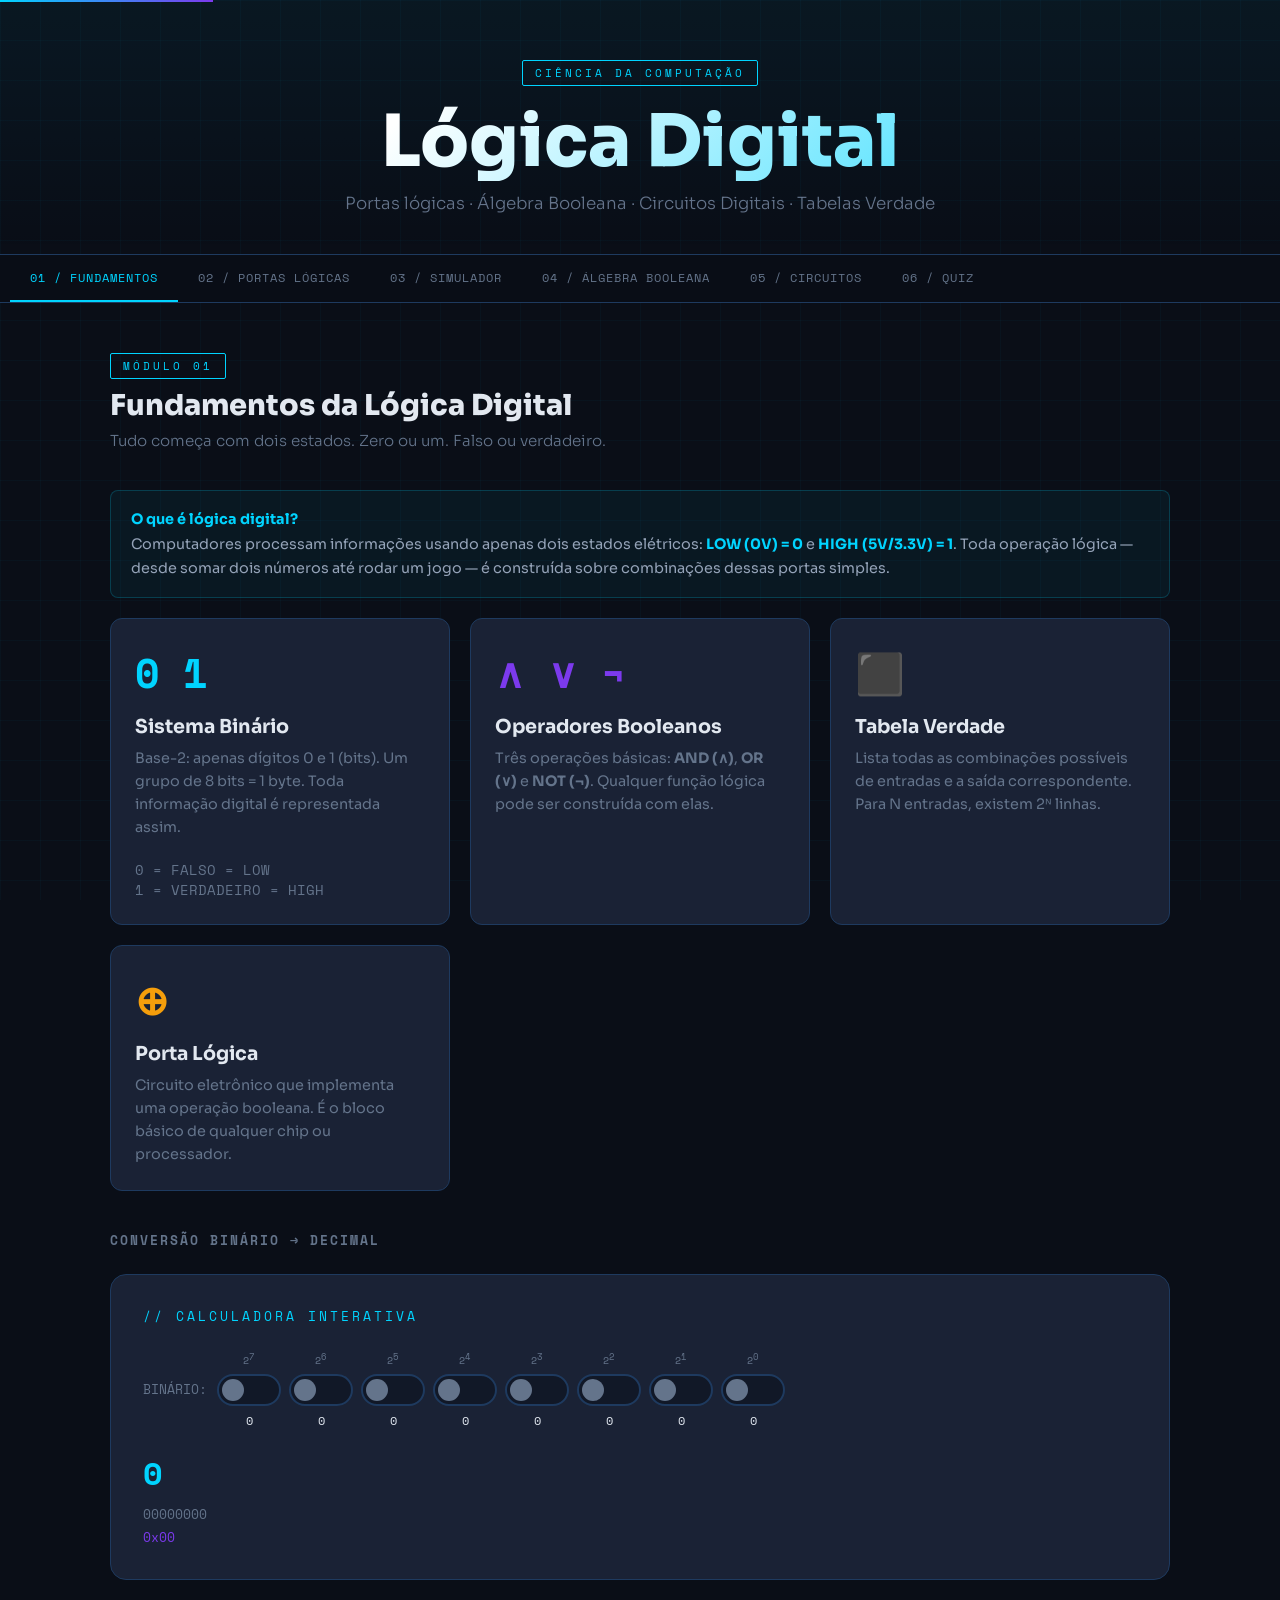
<file: index.html>
<!DOCTYPE html>
<html lang="pt-BR">

<head>
  <meta charset="UTF-8">
  <meta name="viewport" content="width=device-width, initial-scale=1.0">
  <title>Lógica Digital — Guia Interativo</title>
  <link
    href="https://fonts.googleapis.com/css2?family=Space+Mono:wght@400;700&family=Sora:wght@300;400;600;800&display=swap"
    rel="stylesheet">



  <link rel="stylesheet" href="css/style.css">
</head>

<body>

  <div class="progress-container" id="progress"></div>

  <header>
    <div class="tag">CIÊNCIA DA COMPUTAÇÃO</div>
    <h1>Lógica Digital</h1>
    <p>Portas lógicas · Álgebra Booleana · Circuitos Digitais · Tabelas Verdade</p>
  </header>

  <nav id="navbar">
    <a href="index.html" class="nav-link active">01 / FUNDAMENTOS</a>
    <a href="Modulos/portas.html" class="nav-link">02 / PORTAS LÓGICAS</a>
    <a href="Modulos/simulador.html" class="nav-link">03 / SIMULADOR</a>
    <a href="Modulos/algebra.html" class="nav-link">04 / ÁLGEBRA BOOLEANA</a>
    <a href="Modulos/circuitos.html" class="nav-link">05 / CIRCUITOS</a>
    <a href="Modulos/quiz.html" class="nav-link">06 / QUIZ</a>
  </nav>

  <!-- ===================== SEÇÃO 1: FUNDAMENTOS ===================== -->
  <section class="section active" id="fundamentos">
    <p class="tag" style="font-size:11px; margin-bottom:8px;">MÓDULO 01</p>
    <h2 class="section-title">Fundamentos da Lógica Digital</h2>
    <p class="section-sub">Tudo começa com dois estados. Zero ou um. Falso ou verdadeiro.</p>

    <div class="info-box">
      <strong>O que é lógica digital?</strong><br>
      Computadores processam informações usando apenas dois estados elétricos: <strong>LOW (0V) = 0</strong> e
      <strong>HIGH (5V/3.3V) = 1</strong>. Toda operação lógica — desde somar dois números até rodar um jogo — é
      construída sobre combinações dessas portas simples.
    </div>

    <div class="cards-grid">
      <div class="card">
        <span class="gate-symbol" style="color:var(--accent)">0 1</span>
        <h3>Sistema Binário</h3>
        <p>Base-2: apenas dígitos 0 e 1 (bits). Um grupo de 8 bits = 1 byte. Toda informação digital é representada
          assim.</p>
        <br>
        <div style="font-family:var(--mono);font-size:0.85rem;color:var(--muted)">
          0 = FALSO = LOW<br>
          1 = VERDADEIRO = HIGH
        </div>
      </div>
      <div class="card">
        <span class="gate-symbol" style="color:var(--accent2)">∧ ∨ ¬</span>
        <h3>Operadores Booleanos</h3>
        <p>Três operações básicas: <strong>AND (∧)</strong>, <strong>OR (∨)</strong> e <strong>NOT (¬)</strong>.
          Qualquer função lógica pode ser construída com elas.</p>
      </div>
      <div class="card">
        <span class="gate-symbol" style="color:var(--accent3)">⬛</span>
        <h3>Tabela Verdade</h3>
        <p>Lista todas as combinações possíveis de entradas e a saída correspondente. Para N entradas, existem 2ᴺ
          linhas.</p>
      </div>
      <div class="card">
        <span class="gate-symbol" style="color:var(--accent4)">⊕</span>
        <h3>Porta Lógica</h3>
        <p>Circuito eletrônico que implementa uma operação booleana. É o bloco básico de qualquer chip ou processador.
        </p>
      </div>
    </div>

    <div style="margin-top:40px">
      <h3
        style="margin-bottom:16px; font-size:1.1rem; color:var(--muted); font-family:var(--mono); letter-spacing:2px; font-size:0.8rem;">
        CONVERSÃO BINÁRIO → DECIMAL</h3>
      <div class="simulator">
        <p class="sim-title">// CALCULADORA INTERATIVA</p>
        <div style="display:flex; gap:10px; align-items:center; flex-wrap:wrap; margin-bottom:20px">
          <span style="font-family:var(--mono); color:var(--muted); font-size:0.8rem;">BINÁRIO:</span>
          <div id="bit-toggles" style="display:flex; gap:8px; flex-wrap:wrap">
            <!-- bits gerados via JS -->
          </div>
        </div>
        <div style="font-family:var(--mono); font-size:2rem; color:var(--accent); font-weight:700" id="decimal-result">0
        </div>
        <div style="font-family:var(--mono); font-size:0.8rem; color:var(--muted); margin-top:8px" id="binary-string">
          00000000</div>
        <div style="font-family:var(--mono); font-size:0.8rem; color:var(--accent2); margin-top:4px" id="hex-string">
          0x00</div>
      </div>
    </div>
  </section>

  <!-- ===================== SEÇÃO 2: PORTAS ===================== -->
  <section class="section" id="portas">
    <p class="tag" style="font-size:11px; margin-bottom:8px;">MÓDULO 02</p>
    <h2 class="section-title">As 7 Portas Lógicas</h2>
    <p class="section-sub">Cada porta implementa uma operação booleana diferente.</p>

    <div class="cards-grid" id="gates-cards">
      <!-- gerado via JS -->
    </div>
  </section>

  <!-- ===================== SEÇÃO 3: SIMULADOR ===================== -->
  <section class="section" id="simulador">
    <p class="tag" style="font-size:11px; margin-bottom:8px;">MÓDULO 03</p>
    <h2 class="section-title">Simulador de Portas</h2>
    <p class="section-sub">Alterne as entradas e observe a saída em tempo real.</p>

    <div class="simulator">
      <p class="sim-title">// SELECIONE UMA PORTA</p>
      <div class="gate-selector" id="gate-selector"></div>
      <div class="sim-body">
        <div class="inputs-panel" id="inputs-panel"></div>
        <div class="gate-svg-wrapper">
          <svg id="gate-svg" width="120" height="100" viewBox="0 0 120 100">
            <!-- dinamicamente preenchido -->
          </svg>
          <div class="gate-name-display" id="gate-name-display">AND</div>
        </div>
        <div class="output-panel">
          <div class="output-bulb off" id="output-bulb">0</div>
          <div class="output-label">SAÍDA (S)</div>
        </div>
      </div>
      <div class="formula-box" id="formula-box">S = A · B</div>
    </div>

    <!-- Tabela verdade dinâmica -->
    <div id="truth-table-container" style="margin-top:32px">
      <h3 style="font-family:var(--mono);font-size:0.8rem;color:var(--muted);letter-spacing:2px;margin-bottom:12px">
        TABELA VERDADE</h3>
      <div style="overflow-x:auto">
        <table class="truth-table" id="truth-table-dyn"></table>
      </div>
    </div>
  </section>

  <!-- ===================== SEÇÃO 4: ÁLGEBRA BOOLEANA ===================== -->
  <section class="section" id="algebra">
    <p class="tag" style="font-size:11px; margin-bottom:8px;">MÓDULO 04</p>
    <h2 class="section-title">Álgebra Booleana</h2>
    <p class="section-sub">As leis que governam a simplificação de expressões lógicas.</p>

    <div class="info-box">
      A <strong>Álgebra Booleana</strong> (George Boole, 1854) é um sistema matemático para trabalhar com variáveis que
      assumem apenas dois valores. É a base teórica de todos os circuitos digitais.
    </div>

    <div class="law-grid">
      <!-- gerado via JS -->
    </div>

    <!-- Simplificador interativo -->
    <div style="margin-top:40px">
      <h3 style="font-family:var(--mono);font-size:0.8rem;color:var(--muted);letter-spacing:2px;margin-bottom:16px">
        AVALIADOR DE EXPRESSÕES</h3>
      <div class="simulator">
        <p class="sim-title">// AVALIE UMA EXPRESSÃO BOOLEANA</p>
        <div style="display:flex; gap:12px; flex-wrap:wrap; align-items:center; margin-bottom:20px">
          <input id="bool-expr" type="text" value="(A AND B) OR (NOT A AND C)"
            style="background:var(--surface);border:1px solid var(--border);color:var(--text);font-family:var(--mono);padding:10px 14px;border-radius:6px;font-size:0.9rem;flex:1;min-width:200px;outline:none;"
            placeholder="Ex: (A AND B) OR NOT C">
          <div style="display:flex; gap:10px; align-items:center; flex-wrap:wrap">
            <label style="font-family:var(--mono);font-size:0.75rem;color:var(--muted)">A:</label>
            <button class="toggle-btn" id="ev-a" onclick="toggleEval('a')"></button>
            <label style="font-family:var(--mono);font-size:0.75rem;color:var(--muted)">B:</label>
            <button class="toggle-btn" id="ev-b" onclick="toggleEval('b')"></button>
            <label style="font-family:var(--mono);font-size:0.75rem;color:var(--muted)">C:</label>
            <button class="toggle-btn" id="ev-c" onclick="toggleEval('c')"></button>
          </div>
        </div>
        <button class="btn" onclick="evaluateExpr()">▶ AVALIAR</button>
        <div id="eval-result" style="margin-top:20px; font-family:var(--mono); font-size:1.5rem; display:none"></div>
      </div>
    </div>

    <!-- De Morgan -->
    <div style="margin-top:40px">
      <h3 style="font-family:var(--mono);font-size:0.8rem;color:var(--muted);letter-spacing:2px;margin-bottom:16px">
        TEOREMAS DE DE MORGAN — VISUALIZAÇÃO</h3>
      <div class="adder-section">
        <div class="adder-box">
          <h3>NOT(A AND B) = NOT A OR NOT B</h3>
          <div id="demorgan1" style="font-family:var(--mono);font-size:0.9rem;color:var(--muted)">
            Ajuste os valores abaixo:
          </div>
          <div style="display:flex; gap:16px; margin:16px 0; flex-wrap:wrap">
            <div class="adder-input-group">
              <label>A</label>
              <button class="toggle-btn" id="dm1a" onclick="updateDeMorgan()"></button>
            </div>
            <div class="adder-input-group">
              <label>B</label>
              <button class="toggle-btn" id="dm1b" onclick="updateDeMorgan()"></button>
            </div>
          </div>
          <div class="adder-result" id="dm1result">—</div>
        </div>
        <div class="adder-box">
          <h3>NOT(A OR B) = NOT A AND NOT B</h3>
          <div id="demorgan2" style="font-family:var(--mono);font-size:0.9rem;color:var(--muted)">
            Ajuste os valores abaixo:
          </div>
          <div style="display:flex; gap:16px; margin:16px 0; flex-wrap:wrap">
            <div class="adder-input-group">
              <label>A</label>
              <button class="toggle-btn" id="dm2a" onclick="updateDeMorgan()"></button>
            </div>
            <div class="adder-input-group">
              <label>B</label>
              <button class="toggle-btn" id="dm2b" onclick="updateDeMorgan()"></button>
            </div>
          </div>
          <div class="adder-result" id="dm2result">—</div>
        </div>
      </div>
    </div>
  </section>

  <!-- ===================== SEÇÃO 5: CIRCUITOS ===================== -->
  <section class="section" id="circuitos">
    <p class="tag" style="font-size:11px; margin-bottom:8px;">MÓDULO 05</p>
    <h2 class="section-title">Circuitos Digitais</h2>
    <p class="section-sub">Combinando portas para criar funções complexas.</p>

    <div class="info-box">
      <strong>Circuitos Combinacionais</strong> — a saída depende apenas das entradas atuais.<br>
      <strong>Circuitos Sequenciais</strong> — a saída depende das entradas <em>e</em> do estado anterior (memória).
    </div>

    <div class="adder-section" style="margin-bottom:40px">
      <!-- Half Adder -->
      <div class="adder-box">
        <h3>MEIO SOMADOR (Half Adder)</h3>
        <p style="font-size:0.85rem;color:var(--muted);margin-bottom:16px">Soma 2 bits: Soma = A XOR B, Carry = A AND B
        </p>
        <div class="adder-inputs">
          <div class="adder-input-group">
            <label>A</label>
            <button class="toggle-btn" id="ha-a" onclick="updateAdders()"></button>
          </div>
          <div class="adder-input-group">
            <label>B</label>
            <button class="toggle-btn" id="ha-b" onclick="updateAdders()"></button>
          </div>
        </div>
        <div class="adder-result">
          <div style="color:var(--muted);font-size:0.75rem;margin-bottom:4px">RESULTADO</div>
          <div class="sum-display" id="ha-result">0 + 0 = 0₂ (0)</div>
          <div style="color:var(--muted);font-size:0.75rem;margin-top:8px">
            SUM: <span id="ha-sum">0</span> &nbsp;|&nbsp; CARRY: <span id="ha-carry">0</span>
          </div>
        </div>
      </div>

      <!-- Full Adder -->
      <div class="adder-box">
        <h3>SOMADOR COMPLETO (Full Adder)</h3>
        <p style="font-size:0.85rem;color:var(--muted);margin-bottom:16px">Soma 3 bits: A, B e Carry-In</p>
        <div class="adder-inputs">
          <div class="adder-input-group">
            <label>A</label>
            <button class="toggle-btn" id="fa-a" onclick="updateAdders()"></button>
          </div>
          <div class="adder-input-group">
            <label>B</label>
            <button class="toggle-btn" id="fa-b" onclick="updateAdders()"></button>
          </div>
          <div class="adder-input-group">
            <label>CIN</label>
            <button class="toggle-btn" id="fa-cin" onclick="updateAdders()"></button>
          </div>
        </div>
        <div class="adder-result">
          <div style="color:var(--muted);font-size:0.75rem;margin-bottom:4px">RESULTADO</div>
          <div class="sum-display" id="fa-result">0+0+0 = 0₂ (0)</div>
          <div style="color:var(--muted);font-size:0.75rem;margin-top:8px">
            SUM: <span id="fa-sum">0</span> &nbsp;|&nbsp; COUT: <span id="fa-cout">0</span>
          </div>
        </div>
      </div>
    </div>

    <!-- Multiplexer -->
    <div style="margin-bottom:40px">
      <h3 style="font-family:var(--mono);font-size:0.8rem;color:var(--muted);letter-spacing:2px;margin-bottom:16px">
        MULTIPLEXADOR 4:1 (MUX)</h3>
      <div class="circuit-container">
        <p style="font-size:0.85rem;color:var(--muted);margin-bottom:20px">Seleciona 1 de 4 entradas com base nos bits
          seletores S1 e S0.</p>
        <div style="display:flex; gap:20px; flex-wrap:wrap; align-items:flex-start">
          <div>
            <div
              style="font-family:var(--mono);font-size:0.75rem;color:var(--muted);letter-spacing:2px;margin-bottom:8px">
              ENTRADAS</div>
            <div style="display:grid; grid-template-columns:auto auto; gap:10px 20px; align-items:center"
              id="mux-inputs">
              <!-- gerado via JS -->
            </div>
          </div>
          <div>
            <div
              style="font-family:var(--mono);font-size:0.75rem;color:var(--muted);letter-spacing:2px;margin-bottom:8px">
              SELETORES</div>
            <div style="display:flex; gap:16px" id="mux-selectors">
              <!-- gerado via JS -->
            </div>
          </div>
          <div style="flex:1; min-width:180px">
            <div
              style="font-family:var(--mono);font-size:0.75rem;color:var(--muted);letter-spacing:2px;margin-bottom:8px">
              SAÍDA</div>
            <div class="adder-result" id="mux-result" style="text-align:center">—</div>
          </div>
        </div>
      </div>
    </div>

    <!-- Flip-Flop SR -->
    <div>
      <h3 style="font-family:var(--mono);font-size:0.8rem;color:var(--muted);letter-spacing:2px;margin-bottom:16px">
        FLIP-FLOP SR (Biestável)</h3>
      <div class="circuit-container">
        <p style="font-size:0.85rem;color:var(--muted);margin-bottom:20px">
          Circuito sequencial. <strong>S (Set)</strong> = coloca Q em 1. <strong>R (Reset)</strong> = coloca Q em 0.
          Memória de 1 bit!
        </p>
        <div style="display:flex; gap:20px; flex-wrap:wrap; align-items:center">
          <div class="adder-input-group">
            <label style="font-family:var(--mono);font-size:0.75rem;color:var(--muted)">S (SET)</label>
            <button class="toggle-btn" id="sr-s"></button>
          </div>
          <div class="adder-input-group">
            <label style="font-family:var(--mono);font-size:0.75rem;color:var(--muted)">R (RESET)</label>
            <button class="toggle-btn" id="sr-r"></button>
          </div>
          <button class="btn" style="margin-top:0" onclick="triggerFlipFlop()">⚡ PULSO</button>
          <div class="adder-result" style="flex:1; min-width:200px">
            <div style="color:var(--muted);font-size:0.75rem">ESTADO</div>
            <div style="display:flex; gap:20px; margin-top:8px">
              <div>Q: <span id="ff-q" style="color:var(--accent);font-size:1.3rem;font-weight:700">0</span></div>
              <div>Q̄: <span id="ff-qbar" style="color:var(--accent2);font-size:1.3rem;font-weight:700">1</span></div>
            </div>
            <div id="ff-status" style="color:var(--muted);font-size:0.75rem;margin-top:8px">Estado inicial</div>
          </div>
        </div>
      </div>
    </div>
  </section>

  <!-- ===================== SEÇÃO 6: QUIZ ===================== -->
  <section class="section" id="quiz">
    <p class="tag" style="font-size:11px; margin-bottom:8px;">MÓDULO 06</p>
    <h2 class="section-title">Quiz</h2>
    <p class="section-sub">Teste seu conhecimento em lógica digital.</p>

    <div class="quiz-container">
      <div id="quiz-questions"></div>
      <div class="quiz-score" id="quiz-score">
        <div class="quiz-score-num" id="score-num">0/10</div>
        <p id="score-msg">Resultado</p>
        <button class="btn" onclick="restartQuiz()">↺ TENTAR NOVAMENTE</button>
      </div>
    </div>
  </section>


  <script src="js/script.js"></script>
</body>

</html>
</file>
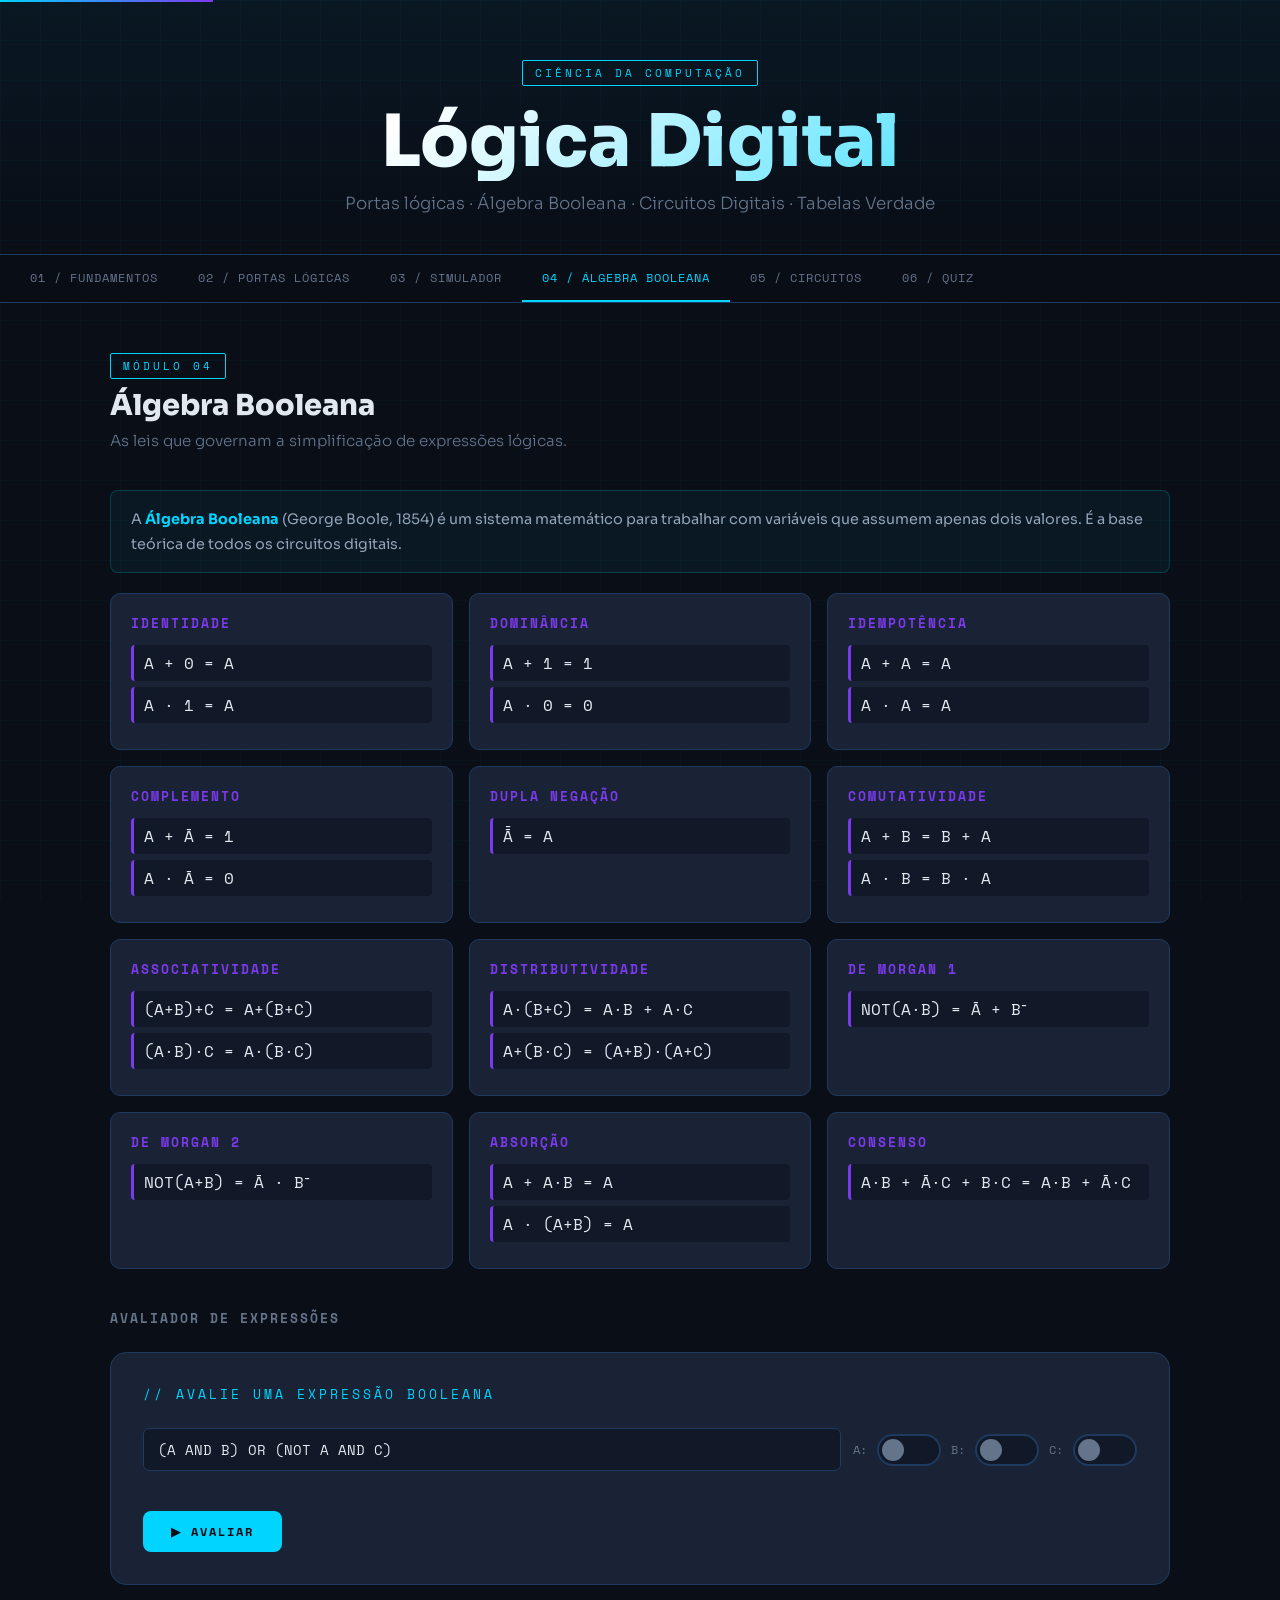
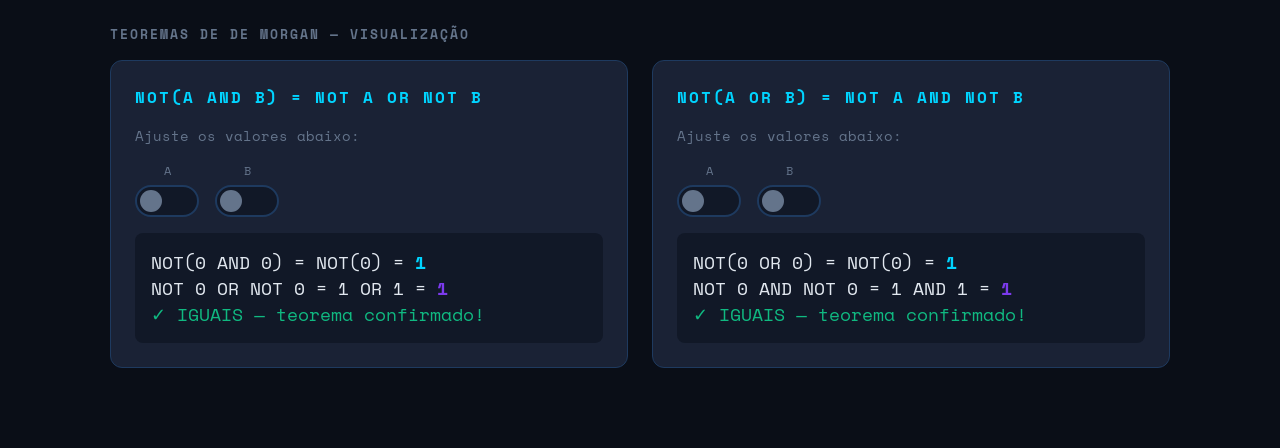
<file: Modulos/algebra.html>
<!DOCTYPE html>
<html lang="pt-BR">

<head>
  <meta charset="UTF-8">
  <meta name="viewport" content="width=device-width, initial-scale=1.0">
  <title>Lógica Digital — Guia Interativo</title>
  <link
    href="https://fonts.googleapis.com/css2?family=Space+Mono:wght@400;700&family=Sora:wght@300;400;600;800&display=swap"
    rel="stylesheet">



  <link rel="stylesheet" href="../css/style.css">
</head>

<body>

  <div class="progress-container" id="progress"></div>

  <header>
    <div class="tag">CIÊNCIA DA COMPUTAÇÃO</div>
    <h1>Lógica Digital</h1>
    <p>Portas lógicas · Álgebra Booleana · Circuitos Digitais · Tabelas Verdade</p>
  </header>

  <nav id="navbar">
    <a href="../index.html" class="nav-link">01 / FUNDAMENTOS</a>
    <a href="portas.html" class="nav-link">02 / PORTAS LÓGICAS</a>
    <a href="simulador.html" class="nav-link">03 / SIMULADOR</a>
    <a href="algebra.html" class="nav-link active">04 / ÁLGEBRA BOOLEANA</a>
    <a href="circuitos.html" class="nav-link">05 / CIRCUITOS</a>
    <a href="quiz.html" class="nav-link">06 / QUIZ</a>
  </nav>

  <!-- ===================== SEÇÃO 1: FUNDAMENTOS ===================== -->
  <section class="section" id="fundamentos">
    <p class="tag" style="font-size:11px; margin-bottom:8px;">MÓDULO 01</p>
    <h2 class="section-title">Fundamentos da Lógica Digital</h2>
    <p class="section-sub">Tudo começa com dois estados. Zero ou um. Falso ou verdadeiro.</p>

    <div class="info-box">
      <strong>O que é lógica digital?</strong><br>
      Computadores processam informações usando apenas dois estados elétricos: <strong>LOW (0V) = 0</strong> e
      <strong>HIGH (5V/3.3V) = 1</strong>. Toda operação lógica — desde somar dois números até rodar um jogo — é
      construída sobre combinações dessas portas simples.
    </div>

    <div class="cards-grid">
      <div class="card">
        <span class="gate-symbol" style="color:var(--accent)">0 1</span>
        <h3>Sistema Binário</h3>
        <p>Base-2: apenas dígitos 0 e 1 (bits). Um grupo de 8 bits = 1 byte. Toda informação digital é representada
          assim.</p>
        <br>
        <div style="font-family:var(--mono);font-size:0.85rem;color:var(--muted)">
          0 = FALSO = LOW<br>
          1 = VERDADEIRO = HIGH
        </div>
      </div>
      <div class="card">
        <span class="gate-symbol" style="color:var(--accent2)">∧ ∨ ¬</span>
        <h3>Operadores Booleanos</h3>
        <p>Três operações básicas: <strong>AND (∧)</strong>, <strong>OR (∨)</strong> e <strong>NOT (¬)</strong>.
          Qualquer função lógica pode ser construída com elas.</p>
      </div>
      <div class="card">
        <span class="gate-symbol" style="color:var(--accent3)">⬛</span>
        <h3>Tabela Verdade</h3>
        <p>Lista todas as combinações possíveis de entradas e a saída correspondente. Para N entradas, existem 2ᴺ
          linhas.</p>
      </div>
      <div class="card">
        <span class="gate-symbol" style="color:var(--accent4)">⊕</span>
        <h3>Porta Lógica</h3>
        <p>Circuito eletrônico que implementa uma operação booleana. É o bloco básico de qualquer chip ou processador.
        </p>
      </div>
    </div>

    <div style="margin-top:40px">
      <h3
        style="margin-bottom:16px; font-size:1.1rem; color:var(--muted); font-family:var(--mono); letter-spacing:2px; font-size:0.8rem;">
        CONVERSÃO BINÁRIO → DECIMAL</h3>
      <div class="simulator">
        <p class="sim-title">// CALCULADORA INTERATIVA</p>
        <div style="display:flex; gap:10px; align-items:center; flex-wrap:wrap; margin-bottom:20px">
          <span style="font-family:var(--mono); color:var(--muted); font-size:0.8rem;">BINÁRIO:</span>
          <div id="bit-toggles" style="display:flex; gap:8px; flex-wrap:wrap">
            <!-- bits gerados via JS -->
          </div>
        </div>
        <div style="font-family:var(--mono); font-size:2rem; color:var(--accent); font-weight:700" id="decimal-result">0
        </div>
        <div style="font-family:var(--mono); font-size:0.8rem; color:var(--muted); margin-top:8px" id="binary-string">
          00000000</div>
        <div style="font-family:var(--mono); font-size:0.8rem; color:var(--accent2); margin-top:4px" id="hex-string">
          0x00</div>
      </div>
    </div>
  </section>

  <!-- ===================== SEÇÃO 2: PORTAS ===================== -->
  <section class="section" id="portas">
    <p class="tag" style="font-size:11px; margin-bottom:8px;">MÓDULO 02</p>
    <h2 class="section-title">As 7 Portas Lógicas</h2>
    <p class="section-sub">Cada porta implementa uma operação booleana diferente.</p>

    <div class="cards-grid" id="gates-cards">
      <!-- gerado via JS -->
    </div>
  </section>

  <!-- ===================== SEÇÃO 3: SIMULADOR ===================== -->
  <section class="section" id="simulador">
    <p class="tag" style="font-size:11px; margin-bottom:8px;">MÓDULO 03</p>
    <h2 class="section-title">Simulador de Portas</h2>
    <p class="section-sub">Alterne as entradas e observe a saída em tempo real.</p>

    <div class="simulator">
      <p class="sim-title">// SELECIONE UMA PORTA</p>
      <div class="gate-selector" id="gate-selector"></div>
      <div class="sim-body">
        <div class="inputs-panel" id="inputs-panel"></div>
        <div class="gate-svg-wrapper">
          <svg id="gate-svg" width="120" height="100" viewBox="0 0 120 100">
            <!-- dinamicamente preenchido -->
          </svg>
          <div class="gate-name-display" id="gate-name-display">AND</div>
        </div>
        <div class="output-panel">
          <div class="output-bulb off" id="output-bulb">0</div>
          <div class="output-label">SAÍDA (S)</div>
        </div>
      </div>
      <div class="formula-box" id="formula-box">S = A · B</div>
    </div>

    <!-- Tabela verdade dinâmica -->
    <div id="truth-table-container" style="margin-top:32px">
      <h3 style="font-family:var(--mono);font-size:0.8rem;color:var(--muted);letter-spacing:2px;margin-bottom:12px">
        TABELA VERDADE</h3>
      <div style="overflow-x:auto">
        <table class="truth-table" id="truth-table-dyn"></table>
      </div>
    </div>
  </section>

  <!-- ===================== SEÇÃO 4: ÁLGEBRA BOOLEANA ===================== -->
  <section class="section active" id="algebra">
    <p class="tag" style="font-size:11px; margin-bottom:8px;">MÓDULO 04</p>
    <h2 class="section-title">Álgebra Booleana</h2>
    <p class="section-sub">As leis que governam a simplificação de expressões lógicas.</p>

    <div class="info-box">
      A <strong>Álgebra Booleana</strong> (George Boole, 1854) é um sistema matemático para trabalhar com variáveis que
      assumem apenas dois valores. É a base teórica de todos os circuitos digitais.
    </div>

    <div class="law-grid">
      <!-- gerado via JS -->
    </div>

    <!-- Simplificador interativo -->
    <div style="margin-top:40px">
      <h3 style="font-family:var(--mono);font-size:0.8rem;color:var(--muted);letter-spacing:2px;margin-bottom:16px">
        AVALIADOR DE EXPRESSÕES</h3>
      <div class="simulator">
        <p class="sim-title">// AVALIE UMA EXPRESSÃO BOOLEANA</p>
        <div style="display:flex; gap:12px; flex-wrap:wrap; align-items:center; margin-bottom:20px">
          <input id="bool-expr" type="text" value="(A AND B) OR (NOT A AND C)"
            style="background:var(--surface);border:1px solid var(--border);color:var(--text);font-family:var(--mono);padding:10px 14px;border-radius:6px;font-size:0.9rem;flex:1;min-width:200px;outline:none;"
            placeholder="Ex: (A AND B) OR NOT C">
          <div style="display:flex; gap:10px; align-items:center; flex-wrap:wrap">
            <label style="font-family:var(--mono);font-size:0.75rem;color:var(--muted)">A:</label>
            <button class="toggle-btn" id="ev-a" onclick="toggleEval('a')"></button>
            <label style="font-family:var(--mono);font-size:0.75rem;color:var(--muted)">B:</label>
            <button class="toggle-btn" id="ev-b" onclick="toggleEval('b')"></button>
            <label style="font-family:var(--mono);font-size:0.75rem;color:var(--muted)">C:</label>
            <button class="toggle-btn" id="ev-c" onclick="toggleEval('c')"></button>
          </div>
        </div>
        <button class="btn" onclick="evaluateExpr()">▶ AVALIAR</button>
        <div id="eval-result" style="margin-top:20px; font-family:var(--mono); font-size:1.5rem; display:none"></div>
      </div>
    </div>

    <!-- De Morgan -->
    <div style="margin-top:40px">
      <h3 style="font-family:var(--mono);font-size:0.8rem;color:var(--muted);letter-spacing:2px;margin-bottom:16px">
        TEOREMAS DE DE MORGAN — VISUALIZAÇÃO</h3>
      <div class="adder-section">
        <div class="adder-box">
          <h3>NOT(A AND B) = NOT A OR NOT B</h3>
          <div id="demorgan1" style="font-family:var(--mono);font-size:0.9rem;color:var(--muted)">
            Ajuste os valores abaixo:
          </div>
          <div style="display:flex; gap:16px; margin:16px 0; flex-wrap:wrap">
            <div class="adder-input-group">
              <label>A</label>
              <button class="toggle-btn" id="dm1a" onclick="updateDeMorgan()"></button>
            </div>
            <div class="adder-input-group">
              <label>B</label>
              <button class="toggle-btn" id="dm1b" onclick="updateDeMorgan()"></button>
            </div>
          </div>
          <div class="adder-result" id="dm1result">—</div>
        </div>
        <div class="adder-box">
          <h3>NOT(A OR B) = NOT A AND NOT B</h3>
          <div id="demorgan2" style="font-family:var(--mono);font-size:0.9rem;color:var(--muted)">
            Ajuste os valores abaixo:
          </div>
          <div style="display:flex; gap:16px; margin:16px 0; flex-wrap:wrap">
            <div class="adder-input-group">
              <label>A</label>
              <button class="toggle-btn" id="dm2a" onclick="updateDeMorgan()"></button>
            </div>
            <div class="adder-input-group">
              <label>B</label>
              <button class="toggle-btn" id="dm2b" onclick="updateDeMorgan()"></button>
            </div>
          </div>
          <div class="adder-result" id="dm2result">—</div>
        </div>
      </div>
    </div>
  </section>

  <!-- ===================== SEÇÃO 5: CIRCUITOS ===================== -->
  <section class="section" id="circuitos">
    <p class="tag" style="font-size:11px; margin-bottom:8px;">MÓDULO 05</p>
    <h2 class="section-title">Circuitos Digitais</h2>
    <p class="section-sub">Combinando portas para criar funções complexas.</p>

    <div class="info-box">
      <strong>Circuitos Combinacionais</strong> — a saída depende apenas das entradas atuais.<br>
      <strong>Circuitos Sequenciais</strong> — a saída depende das entradas <em>e</em> do estado anterior (memória).
    </div>

    <div class="adder-section" style="margin-bottom:40px">
      <!-- Half Adder -->
      <div class="adder-box">
        <h3>MEIO SOMADOR (Half Adder)</h3>
        <p style="font-size:0.85rem;color:var(--muted);margin-bottom:16px">Soma 2 bits: Soma = A XOR B, Carry = A AND B
        </p>
        <div class="adder-inputs">
          <div class="adder-input-group">
            <label>A</label>
            <button class="toggle-btn" id="ha-a" onclick="updateAdders()"></button>
          </div>
          <div class="adder-input-group">
            <label>B</label>
            <button class="toggle-btn" id="ha-b" onclick="updateAdders()"></button>
          </div>
        </div>
        <div class="adder-result">
          <div style="color:var(--muted);font-size:0.75rem;margin-bottom:4px">RESULTADO</div>
          <div class="sum-display" id="ha-result">0 + 0 = 0₂ (0)</div>
          <div style="color:var(--muted);font-size:0.75rem;margin-top:8px">
            SUM: <span id="ha-sum">0</span> &nbsp;|&nbsp; CARRY: <span id="ha-carry">0</span>
          </div>
        </div>
      </div>

      <!-- Full Adder -->
      <div class="adder-box">
        <h3>SOMADOR COMPLETO (Full Adder)</h3>
        <p style="font-size:0.85rem;color:var(--muted);margin-bottom:16px">Soma 3 bits: A, B e Carry-In</p>
        <div class="adder-inputs">
          <div class="adder-input-group">
            <label>A</label>
            <button class="toggle-btn" id="fa-a" onclick="updateAdders()"></button>
          </div>
          <div class="adder-input-group">
            <label>B</label>
            <button class="toggle-btn" id="fa-b" onclick="updateAdders()"></button>
          </div>
          <div class="adder-input-group">
            <label>CIN</label>
            <button class="toggle-btn" id="fa-cin" onclick="updateAdders()"></button>
          </div>
        </div>
        <div class="adder-result">
          <div style="color:var(--muted);font-size:0.75rem;margin-bottom:4px">RESULTADO</div>
          <div class="sum-display" id="fa-result">0+0+0 = 0₂ (0)</div>
          <div style="color:var(--muted);font-size:0.75rem;margin-top:8px">
            SUM: <span id="fa-sum">0</span> &nbsp;|&nbsp; COUT: <span id="fa-cout">0</span>
          </div>
        </div>
      </div>
    </div>

    <!-- Multiplexer -->
    <div style="margin-bottom:40px">
      <h3 style="font-family:var(--mono);font-size:0.8rem;color:var(--muted);letter-spacing:2px;margin-bottom:16px">
        MULTIPLEXADOR 4:1 (MUX)</h3>
      <div class="circuit-container">
        <p style="font-size:0.85rem;color:var(--muted);margin-bottom:20px">Seleciona 1 de 4 entradas com base nos bits
          seletores S1 e S0.</p>
        <div style="display:flex; gap:20px; flex-wrap:wrap; align-items:flex-start">
          <div>
            <div
              style="font-family:var(--mono);font-size:0.75rem;color:var(--muted);letter-spacing:2px;margin-bottom:8px">
              ENTRADAS</div>
            <div style="display:grid; grid-template-columns:auto auto; gap:10px 20px; align-items:center"
              id="mux-inputs">
              <!-- gerado via JS -->
            </div>
          </div>
          <div>
            <div
              style="font-family:var(--mono);font-size:0.75rem;color:var(--muted);letter-spacing:2px;margin-bottom:8px">
              SELETORES</div>
            <div style="display:flex; gap:16px" id="mux-selectors">
              <!-- gerado via JS -->
            </div>
          </div>
          <div style="flex:1; min-width:180px">
            <div
              style="font-family:var(--mono);font-size:0.75rem;color:var(--muted);letter-spacing:2px;margin-bottom:8px">
              SAÍDA</div>
            <div class="adder-result" id="mux-result" style="text-align:center">—</div>
          </div>
        </div>
      </div>
    </div>

    <!-- Flip-Flop SR -->
    <div>
      <h3 style="font-family:var(--mono);font-size:0.8rem;color:var(--muted);letter-spacing:2px;margin-bottom:16px">
        FLIP-FLOP SR (Biestável)</h3>
      <div class="circuit-container">
        <p style="font-size:0.85rem;color:var(--muted);margin-bottom:20px">
          Circuito sequencial. <strong>S (Set)</strong> = coloca Q em 1. <strong>R (Reset)</strong> = coloca Q em 0.
          Memória de 1 bit!
        </p>
        <div style="display:flex; gap:20px; flex-wrap:wrap; align-items:center">
          <div class="adder-input-group">
            <label style="font-family:var(--mono);font-size:0.75rem;color:var(--muted)">S (SET)</label>
            <button class="toggle-btn" id="sr-s"></button>
          </div>
          <div class="adder-input-group">
            <label style="font-family:var(--mono);font-size:0.75rem;color:var(--muted)">R (RESET)</label>
            <button class="toggle-btn" id="sr-r"></button>
          </div>
          <button class="btn" style="margin-top:0" onclick="triggerFlipFlop()">⚡ PULSO</button>
          <div class="adder-result" style="flex:1; min-width:200px">
            <div style="color:var(--muted);font-size:0.75rem">ESTADO</div>
            <div style="display:flex; gap:20px; margin-top:8px">
              <div>Q: <span id="ff-q" style="color:var(--accent);font-size:1.3rem;font-weight:700">0</span></div>
              <div>Q̄: <span id="ff-qbar" style="color:var(--accent2);font-size:1.3rem;font-weight:700">1</span></div>
            </div>
            <div id="ff-status" style="color:var(--muted);font-size:0.75rem;margin-top:8px">Estado inicial</div>
          </div>
        </div>
      </div>
    </div>
  </section>

  <!-- ===================== SEÇÃO 6: QUIZ ===================== -->
  <section class="section" id="quiz">
    <p class="tag" style="font-size:11px; margin-bottom:8px;">MÓDULO 06</p>
    <h2 class="section-title">Quiz</h2>
    <p class="section-sub">Teste seu conhecimento em lógica digital.</p>

    <div class="quiz-container">
      <div id="quiz-questions"></div>
      <div class="quiz-score" id="quiz-score">
        <div class="quiz-score-num" id="score-num">0/10</div>
        <p id="score-msg">Resultado</p>
        <button class="btn" onclick="restartQuiz()">↺ TENTAR NOVAMENTE</button>
      </div>
    </div>
  </section>


  <script src="../js/script.js"></script>
</body>

</html>
</file>
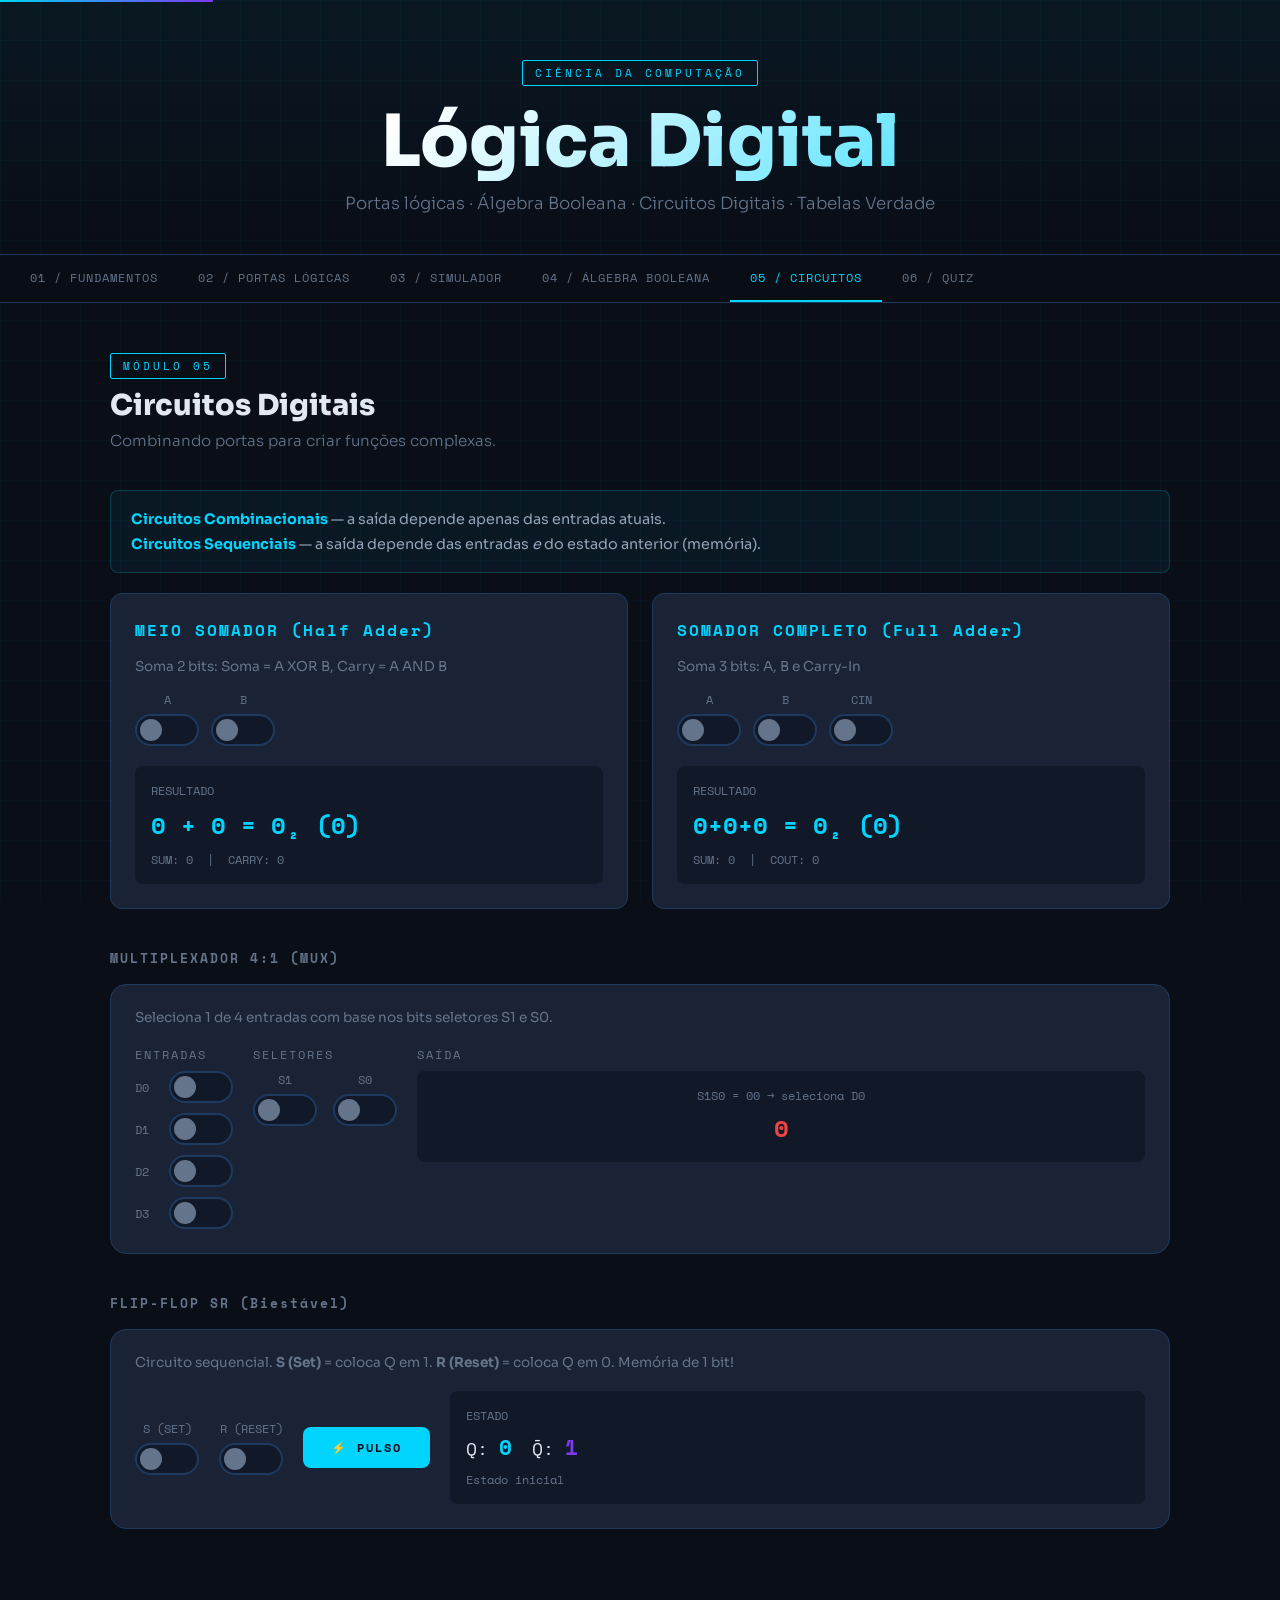
<file: Modulos/circuitos.html>
<!DOCTYPE html>
<html lang="pt-BR">

<head>
  <meta charset="UTF-8">
  <meta name="viewport" content="width=device-width, initial-scale=1.0">
  <title>Lógica Digital — Guia Interativo</title>
  <link
    href="https://fonts.googleapis.com/css2?family=Space+Mono:wght@400;700&family=Sora:wght@300;400;600;800&display=swap"
    rel="stylesheet">



  <link rel="stylesheet" href="../css/style.css">
</head>

<body>

  <div class="progress-container" id="progress"></div>

  <header>
    <div class="tag">CIÊNCIA DA COMPUTAÇÃO</div>
    <h1>Lógica Digital</h1>
    <p>Portas lógicas · Álgebra Booleana · Circuitos Digitais · Tabelas Verdade</p>
  </header>

  <nav id="navbar">
    <a href="../index.html" class="nav-link">01 / FUNDAMENTOS</a>
    <a href="portas.html" class="nav-link">02 / PORTAS LÓGICAS</a>
    <a href="simulador.html" class="nav-link">03 / SIMULADOR</a>
    <a href="algebra.html" class="nav-link">04 / ÁLGEBRA BOOLEANA</a>
    <a href="circuitos.html" class="nav-link active">05 / CIRCUITOS</a>
    <a href="quiz.html" class="nav-link">06 / QUIZ</a>
  </nav>

  <!-- ===================== SEÇÃO 1: FUNDAMENTOS ===================== -->
  <section class="section" id="fundamentos">
    <p class="tag" style="font-size:11px; margin-bottom:8px;">MÓDULO 01</p>
    <h2 class="section-title">Fundamentos da Lógica Digital</h2>
    <p class="section-sub">Tudo começa com dois estados. Zero ou um. Falso ou verdadeiro.</p>

    <div class="info-box">
      <strong>O que é lógica digital?</strong><br>
      Computadores processam informações usando apenas dois estados elétricos: <strong>LOW (0V) = 0</strong> e
      <strong>HIGH (5V/3.3V) = 1</strong>. Toda operação lógica — desde somar dois números até rodar um jogo — é
      construída sobre combinações dessas portas simples.
    </div>

    <div class="cards-grid">
      <div class="card">
        <span class="gate-symbol" style="color:var(--accent)">0 1</span>
        <h3>Sistema Binário</h3>
        <p>Base-2: apenas dígitos 0 e 1 (bits). Um grupo de 8 bits = 1 byte. Toda informação digital é representada
          assim.</p>
        <br>
        <div style="font-family:var(--mono);font-size:0.85rem;color:var(--muted)">
          0 = FALSO = LOW<br>
          1 = VERDADEIRO = HIGH
        </div>
      </div>
      <div class="card">
        <span class="gate-symbol" style="color:var(--accent2)">∧ ∨ ¬</span>
        <h3>Operadores Booleanos</h3>
        <p>Três operações básicas: <strong>AND (∧)</strong>, <strong>OR (∨)</strong> e <strong>NOT (¬)</strong>.
          Qualquer função lógica pode ser construída com elas.</p>
      </div>
      <div class="card">
        <span class="gate-symbol" style="color:var(--accent3)">⬛</span>
        <h3>Tabela Verdade</h3>
        <p>Lista todas as combinações possíveis de entradas e a saída correspondente. Para N entradas, existem 2ᴺ
          linhas.</p>
      </div>
      <div class="card">
        <span class="gate-symbol" style="color:var(--accent4)">⊕</span>
        <h3>Porta Lógica</h3>
        <p>Circuito eletrônico que implementa uma operação booleana. É o bloco básico de qualquer chip ou processador.
        </p>
      </div>
    </div>

    <div style="margin-top:40px">
      <h3
        style="margin-bottom:16px; font-size:1.1rem; color:var(--muted); font-family:var(--mono); letter-spacing:2px; font-size:0.8rem;">
        CONVERSÃO BINÁRIO → DECIMAL</h3>
      <div class="simulator">
        <p class="sim-title">// CALCULADORA INTERATIVA</p>
        <div style="display:flex; gap:10px; align-items:center; flex-wrap:wrap; margin-bottom:20px">
          <span style="font-family:var(--mono); color:var(--muted); font-size:0.8rem;">BINÁRIO:</span>
          <div id="bit-toggles" style="display:flex; gap:8px; flex-wrap:wrap">
            <!-- bits gerados via JS -->
          </div>
        </div>
        <div style="font-family:var(--mono); font-size:2rem; color:var(--accent); font-weight:700" id="decimal-result">0
        </div>
        <div style="font-family:var(--mono); font-size:0.8rem; color:var(--muted); margin-top:8px" id="binary-string">
          00000000</div>
        <div style="font-family:var(--mono); font-size:0.8rem; color:var(--accent2); margin-top:4px" id="hex-string">
          0x00</div>
      </div>
    </div>
  </section>

  <!-- ===================== SEÇÃO 2: PORTAS ===================== -->
  <section class="section" id="portas">
    <p class="tag" style="font-size:11px; margin-bottom:8px;">MÓDULO 02</p>
    <h2 class="section-title">As 7 Portas Lógicas</h2>
    <p class="section-sub">Cada porta implementa uma operação booleana diferente.</p>

    <div class="cards-grid" id="gates-cards">
      <!-- gerado via JS -->
    </div>
  </section>

  <!-- ===================== SEÇÃO 3: SIMULADOR ===================== -->
  <section class="section" id="simulador">
    <p class="tag" style="font-size:11px; margin-bottom:8px;">MÓDULO 03</p>
    <h2 class="section-title">Simulador de Portas</h2>
    <p class="section-sub">Alterne as entradas e observe a saída em tempo real.</p>

    <div class="simulator">
      <p class="sim-title">// SELECIONE UMA PORTA</p>
      <div class="gate-selector" id="gate-selector"></div>
      <div class="sim-body">
        <div class="inputs-panel" id="inputs-panel"></div>
        <div class="gate-svg-wrapper">
          <svg id="gate-svg" width="120" height="100" viewBox="0 0 120 100">
            <!-- dinamicamente preenchido -->
          </svg>
          <div class="gate-name-display" id="gate-name-display">AND</div>
        </div>
        <div class="output-panel">
          <div class="output-bulb off" id="output-bulb">0</div>
          <div class="output-label">SAÍDA (S)</div>
        </div>
      </div>
      <div class="formula-box" id="formula-box">S = A · B</div>
    </div>

    <!-- Tabela verdade dinâmica -->
    <div id="truth-table-container" style="margin-top:32px">
      <h3 style="font-family:var(--mono);font-size:0.8rem;color:var(--muted);letter-spacing:2px;margin-bottom:12px">
        TABELA VERDADE</h3>
      <div style="overflow-x:auto">
        <table class="truth-table" id="truth-table-dyn"></table>
      </div>
    </div>
  </section>

  <!-- ===================== SEÇÃO 4: ÁLGEBRA BOOLEANA ===================== -->
  <section class="section" id="algebra">
    <p class="tag" style="font-size:11px; margin-bottom:8px;">MÓDULO 04</p>
    <h2 class="section-title">Álgebra Booleana</h2>
    <p class="section-sub">As leis que governam a simplificação de expressões lógicas.</p>

    <div class="info-box">
      A <strong>Álgebra Booleana</strong> (George Boole, 1854) é um sistema matemático para trabalhar com variáveis que
      assumem apenas dois valores. É a base teórica de todos os circuitos digitais.
    </div>

    <div class="law-grid">
      <!-- gerado via JS -->
    </div>

    <!-- Simplificador interativo -->
    <div style="margin-top:40px">
      <h3 style="font-family:var(--mono);font-size:0.8rem;color:var(--muted);letter-spacing:2px;margin-bottom:16px">
        AVALIADOR DE EXPRESSÕES</h3>
      <div class="simulator">
        <p class="sim-title">// AVALIE UMA EXPRESSÃO BOOLEANA</p>
        <div style="display:flex; gap:12px; flex-wrap:wrap; align-items:center; margin-bottom:20px">
          <input id="bool-expr" type="text" value="(A AND B) OR (NOT A AND C)"
            style="background:var(--surface);border:1px solid var(--border);color:var(--text);font-family:var(--mono);padding:10px 14px;border-radius:6px;font-size:0.9rem;flex:1;min-width:200px;outline:none;"
            placeholder="Ex: (A AND B) OR NOT C">
          <div style="display:flex; gap:10px; align-items:center; flex-wrap:wrap">
            <label style="font-family:var(--mono);font-size:0.75rem;color:var(--muted)">A:</label>
            <button class="toggle-btn" id="ev-a" onclick="toggleEval('a')"></button>
            <label style="font-family:var(--mono);font-size:0.75rem;color:var(--muted)">B:</label>
            <button class="toggle-btn" id="ev-b" onclick="toggleEval('b')"></button>
            <label style="font-family:var(--mono);font-size:0.75rem;color:var(--muted)">C:</label>
            <button class="toggle-btn" id="ev-c" onclick="toggleEval('c')"></button>
          </div>
        </div>
        <button class="btn" onclick="evaluateExpr()">▶ AVALIAR</button>
        <div id="eval-result" style="margin-top:20px; font-family:var(--mono); font-size:1.5rem; display:none"></div>
      </div>
    </div>

    <!-- De Morgan -->
    <div style="margin-top:40px">
      <h3 style="font-family:var(--mono);font-size:0.8rem;color:var(--muted);letter-spacing:2px;margin-bottom:16px">
        TEOREMAS DE DE MORGAN — VISUALIZAÇÃO</h3>
      <div class="adder-section">
        <div class="adder-box">
          <h3>NOT(A AND B) = NOT A OR NOT B</h3>
          <div id="demorgan1" style="font-family:var(--mono);font-size:0.9rem;color:var(--muted)">
            Ajuste os valores abaixo:
          </div>
          <div style="display:flex; gap:16px; margin:16px 0; flex-wrap:wrap">
            <div class="adder-input-group">
              <label>A</label>
              <button class="toggle-btn" id="dm1a" onclick="updateDeMorgan()"></button>
            </div>
            <div class="adder-input-group">
              <label>B</label>
              <button class="toggle-btn" id="dm1b" onclick="updateDeMorgan()"></button>
            </div>
          </div>
          <div class="adder-result" id="dm1result">—</div>
        </div>
        <div class="adder-box">
          <h3>NOT(A OR B) = NOT A AND NOT B</h3>
          <div id="demorgan2" style="font-family:var(--mono);font-size:0.9rem;color:var(--muted)">
            Ajuste os valores abaixo:
          </div>
          <div style="display:flex; gap:16px; margin:16px 0; flex-wrap:wrap">
            <div class="adder-input-group">
              <label>A</label>
              <button class="toggle-btn" id="dm2a" onclick="updateDeMorgan()"></button>
            </div>
            <div class="adder-input-group">
              <label>B</label>
              <button class="toggle-btn" id="dm2b" onclick="updateDeMorgan()"></button>
            </div>
          </div>
          <div class="adder-result" id="dm2result">—</div>
        </div>
      </div>
    </div>
  </section>

  <!-- ===================== SEÇÃO 5: CIRCUITOS ===================== -->
  <section class="section active" id="circuitos">
    <p class="tag" style="font-size:11px; margin-bottom:8px;">MÓDULO 05</p>
    <h2 class="section-title">Circuitos Digitais</h2>
    <p class="section-sub">Combinando portas para criar funções complexas.</p>

    <div class="info-box">
      <strong>Circuitos Combinacionais</strong> — a saída depende apenas das entradas atuais.<br>
      <strong>Circuitos Sequenciais</strong> — a saída depende das entradas <em>e</em> do estado anterior (memória).
    </div>

    <div class="adder-section" style="margin-bottom:40px">
      <!-- Half Adder -->
      <div class="adder-box">
        <h3>MEIO SOMADOR (Half Adder)</h3>
        <p style="font-size:0.85rem;color:var(--muted);margin-bottom:16px">Soma 2 bits: Soma = A XOR B, Carry = A AND B
        </p>
        <div class="adder-inputs">
          <div class="adder-input-group">
            <label>A</label>
            <button class="toggle-btn" id="ha-a" onclick="updateAdders()"></button>
          </div>
          <div class="adder-input-group">
            <label>B</label>
            <button class="toggle-btn" id="ha-b" onclick="updateAdders()"></button>
          </div>
        </div>
        <div class="adder-result">
          <div style="color:var(--muted);font-size:0.75rem;margin-bottom:4px">RESULTADO</div>
          <div class="sum-display" id="ha-result">0 + 0 = 0₂ (0)</div>
          <div style="color:var(--muted);font-size:0.75rem;margin-top:8px">
            SUM: <span id="ha-sum">0</span> &nbsp;|&nbsp; CARRY: <span id="ha-carry">0</span>
          </div>
        </div>
      </div>

      <!-- Full Adder -->
      <div class="adder-box">
        <h3>SOMADOR COMPLETO (Full Adder)</h3>
        <p style="font-size:0.85rem;color:var(--muted);margin-bottom:16px">Soma 3 bits: A, B e Carry-In</p>
        <div class="adder-inputs">
          <div class="adder-input-group">
            <label>A</label>
            <button class="toggle-btn" id="fa-a" onclick="updateAdders()"></button>
          </div>
          <div class="adder-input-group">
            <label>B</label>
            <button class="toggle-btn" id="fa-b" onclick="updateAdders()"></button>
          </div>
          <div class="adder-input-group">
            <label>CIN</label>
            <button class="toggle-btn" id="fa-cin" onclick="updateAdders()"></button>
          </div>
        </div>
        <div class="adder-result">
          <div style="color:var(--muted);font-size:0.75rem;margin-bottom:4px">RESULTADO</div>
          <div class="sum-display" id="fa-result">0+0+0 = 0₂ (0)</div>
          <div style="color:var(--muted);font-size:0.75rem;margin-top:8px">
            SUM: <span id="fa-sum">0</span> &nbsp;|&nbsp; COUT: <span id="fa-cout">0</span>
          </div>
        </div>
      </div>
    </div>

    <!-- Multiplexer -->
    <div style="margin-bottom:40px">
      <h3 style="font-family:var(--mono);font-size:0.8rem;color:var(--muted);letter-spacing:2px;margin-bottom:16px">
        MULTIPLEXADOR 4:1 (MUX)</h3>
      <div class="circuit-container">
        <p style="font-size:0.85rem;color:var(--muted);margin-bottom:20px">Seleciona 1 de 4 entradas com base nos bits
          seletores S1 e S0.</p>
        <div style="display:flex; gap:20px; flex-wrap:wrap; align-items:flex-start">
          <div>
            <div
              style="font-family:var(--mono);font-size:0.75rem;color:var(--muted);letter-spacing:2px;margin-bottom:8px">
              ENTRADAS</div>
            <div style="display:grid; grid-template-columns:auto auto; gap:10px 20px; align-items:center"
              id="mux-inputs">
              <!-- gerado via JS -->
            </div>
          </div>
          <div>
            <div
              style="font-family:var(--mono);font-size:0.75rem;color:var(--muted);letter-spacing:2px;margin-bottom:8px">
              SELETORES</div>
            <div style="display:flex; gap:16px" id="mux-selectors">
              <!-- gerado via JS -->
            </div>
          </div>
          <div style="flex:1; min-width:180px">
            <div
              style="font-family:var(--mono);font-size:0.75rem;color:var(--muted);letter-spacing:2px;margin-bottom:8px">
              SAÍDA</div>
            <div class="adder-result" id="mux-result" style="text-align:center">—</div>
          </div>
        </div>
      </div>
    </div>

    <!-- Flip-Flop SR -->
    <div>
      <h3 style="font-family:var(--mono);font-size:0.8rem;color:var(--muted);letter-spacing:2px;margin-bottom:16px">
        FLIP-FLOP SR (Biestável)</h3>
      <div class="circuit-container">
        <p style="font-size:0.85rem;color:var(--muted);margin-bottom:20px">
          Circuito sequencial. <strong>S (Set)</strong> = coloca Q em 1. <strong>R (Reset)</strong> = coloca Q em 0.
          Memória de 1 bit!
        </p>
        <div style="display:flex; gap:20px; flex-wrap:wrap; align-items:center">
          <div class="adder-input-group">
            <label style="font-family:var(--mono);font-size:0.75rem;color:var(--muted)">S (SET)</label>
            <button class="toggle-btn" id="sr-s"></button>
          </div>
          <div class="adder-input-group">
            <label style="font-family:var(--mono);font-size:0.75rem;color:var(--muted)">R (RESET)</label>
            <button class="toggle-btn" id="sr-r"></button>
          </div>
          <button class="btn" style="margin-top:0" onclick="triggerFlipFlop()">⚡ PULSO</button>
          <div class="adder-result" style="flex:1; min-width:200px">
            <div style="color:var(--muted);font-size:0.75rem">ESTADO</div>
            <div style="display:flex; gap:20px; margin-top:8px">
              <div>Q: <span id="ff-q" style="color:var(--accent);font-size:1.3rem;font-weight:700">0</span></div>
              <div>Q̄: <span id="ff-qbar" style="color:var(--accent2);font-size:1.3rem;font-weight:700">1</span></div>
            </div>
            <div id="ff-status" style="color:var(--muted);font-size:0.75rem;margin-top:8px">Estado inicial</div>
          </div>
        </div>
      </div>
    </div>
  </section>

  <!-- ===================== SEÇÃO 6: QUIZ ===================== -->
  <section class="section" id="quiz">
    <p class="tag" style="font-size:11px; margin-bottom:8px;">MÓDULO 06</p>
    <h2 class="section-title">Quiz</h2>
    <p class="section-sub">Teste seu conhecimento em lógica digital.</p>

    <div class="quiz-container">
      <div id="quiz-questions"></div>
      <div class="quiz-score" id="quiz-score">
        <div class="quiz-score-num" id="score-num">0/10</div>
        <p id="score-msg">Resultado</p>
        <button class="btn" onclick="restartQuiz()">↺ TENTAR NOVAMENTE</button>
      </div>
    </div>
  </section>


  <script src="../js/script.js"></script>
</body>

</html>
</file>
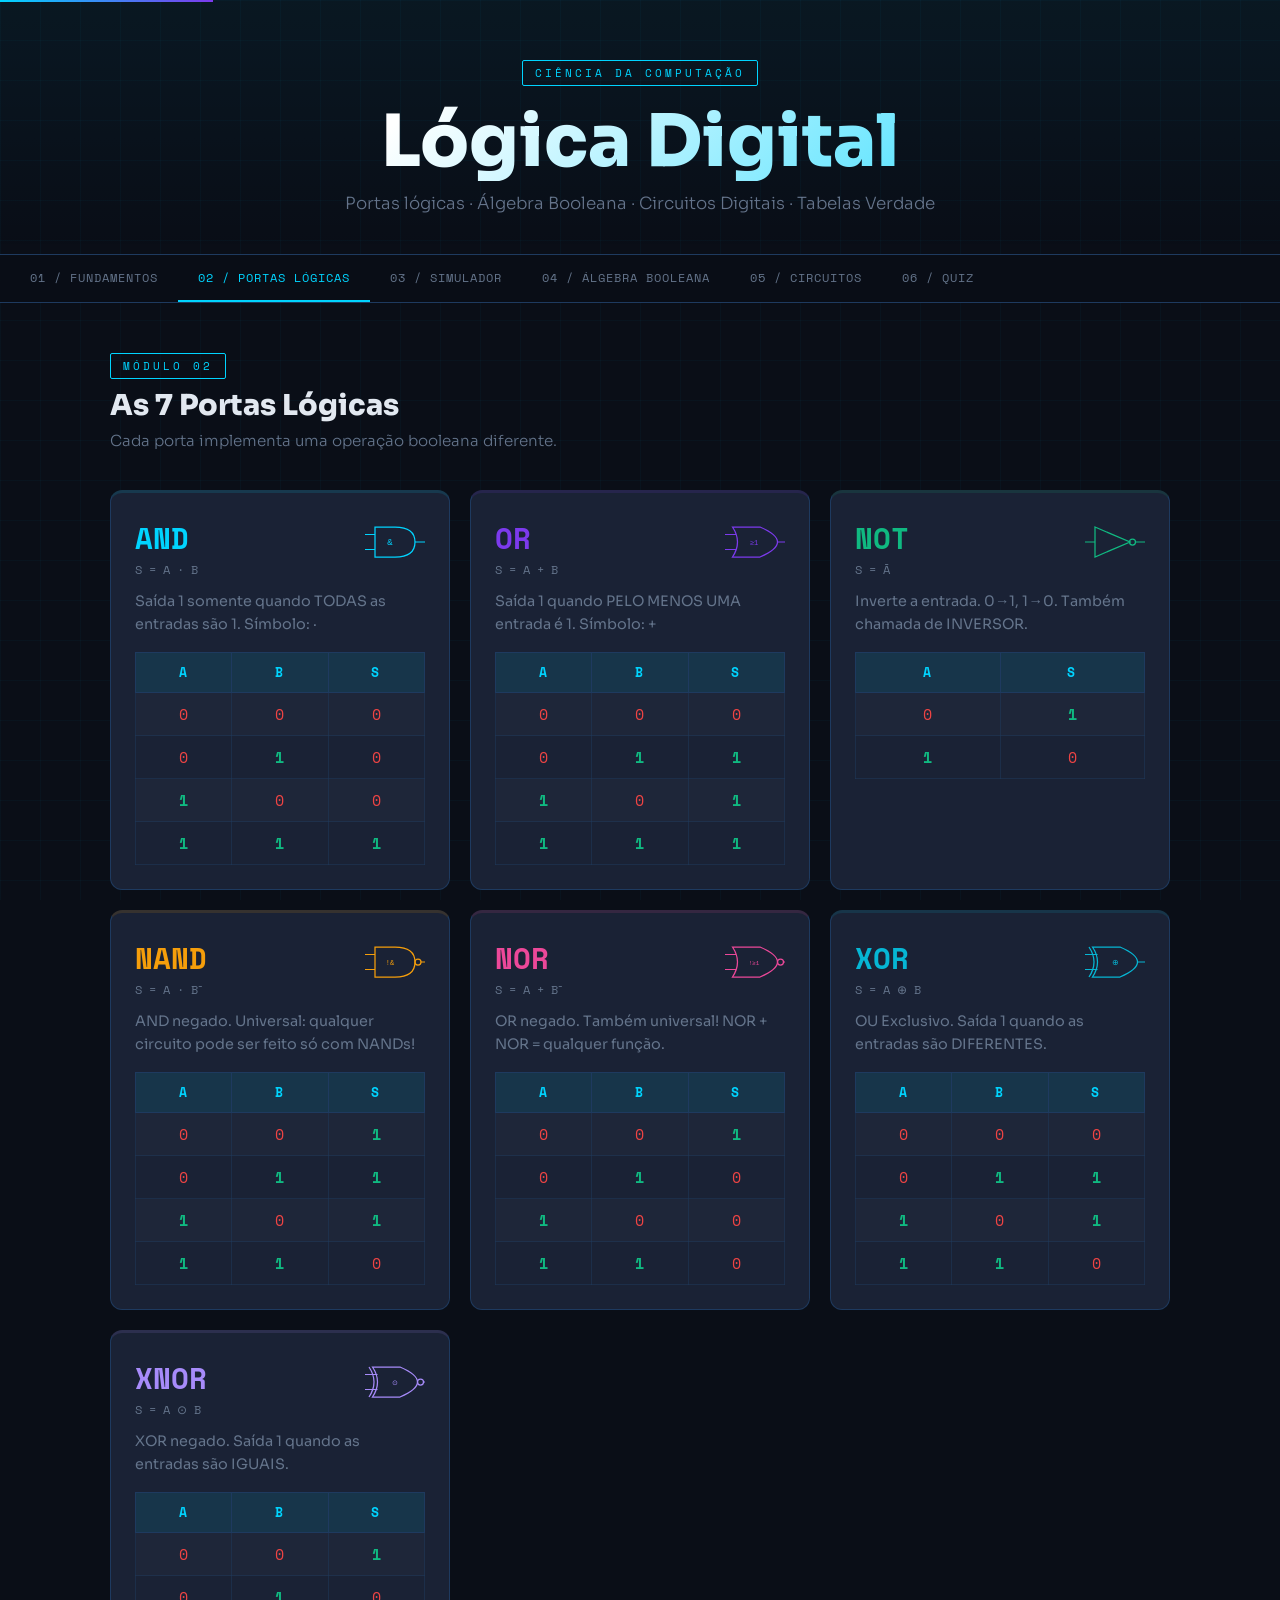
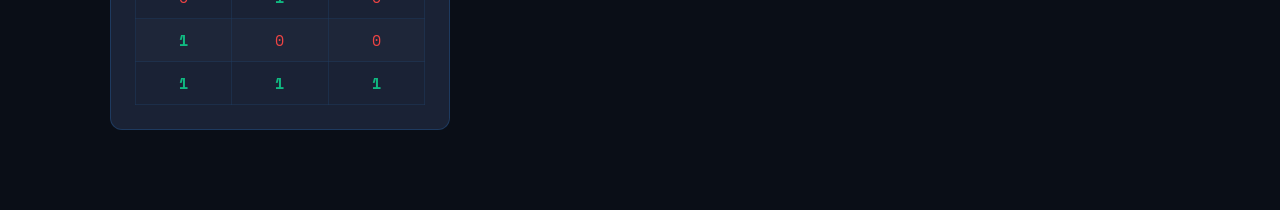
<file: Modulos/portas.html>
<!DOCTYPE html>
<html lang="pt-BR">

<head>
  <meta charset="UTF-8">
  <meta name="viewport" content="width=device-width, initial-scale=1.0">
  <title>Lógica Digital — Guia Interativo</title>
  <link
    href="https://fonts.googleapis.com/css2?family=Space+Mono:wght@400;700&family=Sora:wght@300;400;600;800&display=swap"
    rel="stylesheet">



  <link rel="stylesheet" href="../css/style.css">
</head>

<body>

  <div class="progress-container" id="progress"></div>

  <header>
    <div class="tag">CIÊNCIA DA COMPUTAÇÃO</div>
    <h1>Lógica Digital</h1>
    <p>Portas lógicas · Álgebra Booleana · Circuitos Digitais · Tabelas Verdade</p>
  </header>

  <nav id="navbar">
    <a href="../index.html" class="nav-link">01 / FUNDAMENTOS</a>
    <a href="portas.html" class="nav-link active">02 / PORTAS LÓGICAS</a>
    <a href="simulador.html" class="nav-link">03 / SIMULADOR</a>
    <a href="algebra.html" class="nav-link">04 / ÁLGEBRA BOOLEANA</a>
    <a href="circuitos.html" class="nav-link">05 / CIRCUITOS</a>
    <a href="quiz.html" class="nav-link">06 / QUIZ</a>
  </nav>

  <!-- ===================== SEÇÃO 1: FUNDAMENTOS ===================== -->
  <section class="section" id="fundamentos">
    <p class="tag" style="font-size:11px; margin-bottom:8px;">MÓDULO 01</p>
    <h2 class="section-title">Fundamentos da Lógica Digital</h2>
    <p class="section-sub">Tudo começa com dois estados. Zero ou um. Falso ou verdadeiro.</p>

    <div class="info-box">
      <strong>O que é lógica digital?</strong><br>
      Computadores processam informações usando apenas dois estados elétricos: <strong>LOW (0V) = 0</strong> e
      <strong>HIGH (5V/3.3V) = 1</strong>. Toda operação lógica — desde somar dois números até rodar um jogo — é
      construída sobre combinações dessas portas simples.
    </div>

    <div class="cards-grid">
      <div class="card">
        <span class="gate-symbol" style="color:var(--accent)">0 1</span>
        <h3>Sistema Binário</h3>
        <p>Base-2: apenas dígitos 0 e 1 (bits). Um grupo de 8 bits = 1 byte. Toda informação digital é representada
          assim.</p>
        <br>
        <div style="font-family:var(--mono);font-size:0.85rem;color:var(--muted)">
          0 = FALSO = LOW<br>
          1 = VERDADEIRO = HIGH
        </div>
      </div>
      <div class="card">
        <span class="gate-symbol" style="color:var(--accent2)">∧ ∨ ¬</span>
        <h3>Operadores Booleanos</h3>
        <p>Três operações básicas: <strong>AND (∧)</strong>, <strong>OR (∨)</strong> e <strong>NOT (¬)</strong>.
          Qualquer função lógica pode ser construída com elas.</p>
      </div>
      <div class="card">
        <span class="gate-symbol" style="color:var(--accent3)">⬛</span>
        <h3>Tabela Verdade</h3>
        <p>Lista todas as combinações possíveis de entradas e a saída correspondente. Para N entradas, existem 2ᴺ
          linhas.</p>
      </div>
      <div class="card">
        <span class="gate-symbol" style="color:var(--accent4)">⊕</span>
        <h3>Porta Lógica</h3>
        <p>Circuito eletrônico que implementa uma operação booleana. É o bloco básico de qualquer chip ou processador.
        </p>
      </div>
    </div>

    <div style="margin-top:40px">
      <h3
        style="margin-bottom:16px; font-size:1.1rem; color:var(--muted); font-family:var(--mono); letter-spacing:2px; font-size:0.8rem;">
        CONVERSÃO BINÁRIO → DECIMAL</h3>
      <div class="simulator">
        <p class="sim-title">// CALCULADORA INTERATIVA</p>
        <div style="display:flex; gap:10px; align-items:center; flex-wrap:wrap; margin-bottom:20px">
          <span style="font-family:var(--mono); color:var(--muted); font-size:0.8rem;">BINÁRIO:</span>
          <div id="bit-toggles" style="display:flex; gap:8px; flex-wrap:wrap">
            <!-- bits gerados via JS -->
          </div>
        </div>
        <div style="font-family:var(--mono); font-size:2rem; color:var(--accent); font-weight:700" id="decimal-result">0
        </div>
        <div style="font-family:var(--mono); font-size:0.8rem; color:var(--muted); margin-top:8px" id="binary-string">
          00000000</div>
        <div style="font-family:var(--mono); font-size:0.8rem; color:var(--accent2); margin-top:4px" id="hex-string">
          0x00</div>
      </div>
    </div>
  </section>

  <!-- ===================== SEÇÃO 2: PORTAS ===================== -->
  <section class="section active" id="portas">
    <p class="tag" style="font-size:11px; margin-bottom:8px;">MÓDULO 02</p>
    <h2 class="section-title">As 7 Portas Lógicas</h2>
    <p class="section-sub">Cada porta implementa uma operação booleana diferente.</p>

    <div class="cards-grid" id="gates-cards">
      <!-- gerado via JS -->
    </div>
  </section>

  <!-- ===================== SEÇÃO 3: SIMULADOR ===================== -->
  <section class="section" id="simulador">
    <p class="tag" style="font-size:11px; margin-bottom:8px;">MÓDULO 03</p>
    <h2 class="section-title">Simulador de Portas</h2>
    <p class="section-sub">Alterne as entradas e observe a saída em tempo real.</p>

    <div class="simulator">
      <p class="sim-title">// SELECIONE UMA PORTA</p>
      <div class="gate-selector" id="gate-selector"></div>
      <div class="sim-body">
        <div class="inputs-panel" id="inputs-panel"></div>
        <div class="gate-svg-wrapper">
          <svg id="gate-svg" width="120" height="100" viewBox="0 0 120 100">
            <!-- dinamicamente preenchido -->
          </svg>
          <div class="gate-name-display" id="gate-name-display">AND</div>
        </div>
        <div class="output-panel">
          <div class="output-bulb off" id="output-bulb">0</div>
          <div class="output-label">SAÍDA (S)</div>
        </div>
      </div>
      <div class="formula-box" id="formula-box">S = A · B</div>
    </div>

    <!-- Tabela verdade dinâmica -->
    <div id="truth-table-container" style="margin-top:32px">
      <h3 style="font-family:var(--mono);font-size:0.8rem;color:var(--muted);letter-spacing:2px;margin-bottom:12px">
        TABELA VERDADE</h3>
      <div style="overflow-x:auto">
        <table class="truth-table" id="truth-table-dyn"></table>
      </div>
    </div>
  </section>

  <!-- ===================== SEÇÃO 4: ÁLGEBRA BOOLEANA ===================== -->
  <section class="section" id="algebra">
    <p class="tag" style="font-size:11px; margin-bottom:8px;">MÓDULO 04</p>
    <h2 class="section-title">Álgebra Booleana</h2>
    <p class="section-sub">As leis que governam a simplificação de expressões lógicas.</p>

    <div class="info-box">
      A <strong>Álgebra Booleana</strong> (George Boole, 1854) é um sistema matemático para trabalhar com variáveis que
      assumem apenas dois valores. É a base teórica de todos os circuitos digitais.
    </div>

    <div class="law-grid">
      <!-- gerado via JS -->
    </div>

    <!-- Simplificador interativo -->
    <div style="margin-top:40px">
      <h3 style="font-family:var(--mono);font-size:0.8rem;color:var(--muted);letter-spacing:2px;margin-bottom:16px">
        AVALIADOR DE EXPRESSÕES</h3>
      <div class="simulator">
        <p class="sim-title">// AVALIE UMA EXPRESSÃO BOOLEANA</p>
        <div style="display:flex; gap:12px; flex-wrap:wrap; align-items:center; margin-bottom:20px">
          <input id="bool-expr" type="text" value="(A AND B) OR (NOT A AND C)"
            style="background:var(--surface);border:1px solid var(--border);color:var(--text);font-family:var(--mono);padding:10px 14px;border-radius:6px;font-size:0.9rem;flex:1;min-width:200px;outline:none;"
            placeholder="Ex: (A AND B) OR NOT C">
          <div style="display:flex; gap:10px; align-items:center; flex-wrap:wrap">
            <label style="font-family:var(--mono);font-size:0.75rem;color:var(--muted)">A:</label>
            <button class="toggle-btn" id="ev-a" onclick="toggleEval('a')"></button>
            <label style="font-family:var(--mono);font-size:0.75rem;color:var(--muted)">B:</label>
            <button class="toggle-btn" id="ev-b" onclick="toggleEval('b')"></button>
            <label style="font-family:var(--mono);font-size:0.75rem;color:var(--muted)">C:</label>
            <button class="toggle-btn" id="ev-c" onclick="toggleEval('c')"></button>
          </div>
        </div>
        <button class="btn" onclick="evaluateExpr()">▶ AVALIAR</button>
        <div id="eval-result" style="margin-top:20px; font-family:var(--mono); font-size:1.5rem; display:none"></div>
      </div>
    </div>

    <!-- De Morgan -->
    <div style="margin-top:40px">
      <h3 style="font-family:var(--mono);font-size:0.8rem;color:var(--muted);letter-spacing:2px;margin-bottom:16px">
        TEOREMAS DE DE MORGAN — VISUALIZAÇÃO</h3>
      <div class="adder-section">
        <div class="adder-box">
          <h3>NOT(A AND B) = NOT A OR NOT B</h3>
          <div id="demorgan1" style="font-family:var(--mono);font-size:0.9rem;color:var(--muted)">
            Ajuste os valores abaixo:
          </div>
          <div style="display:flex; gap:16px; margin:16px 0; flex-wrap:wrap">
            <div class="adder-input-group">
              <label>A</label>
              <button class="toggle-btn" id="dm1a" onclick="updateDeMorgan()"></button>
            </div>
            <div class="adder-input-group">
              <label>B</label>
              <button class="toggle-btn" id="dm1b" onclick="updateDeMorgan()"></button>
            </div>
          </div>
          <div class="adder-result" id="dm1result">—</div>
        </div>
        <div class="adder-box">
          <h3>NOT(A OR B) = NOT A AND NOT B</h3>
          <div id="demorgan2" style="font-family:var(--mono);font-size:0.9rem;color:var(--muted)">
            Ajuste os valores abaixo:
          </div>
          <div style="display:flex; gap:16px; margin:16px 0; flex-wrap:wrap">
            <div class="adder-input-group">
              <label>A</label>
              <button class="toggle-btn" id="dm2a" onclick="updateDeMorgan()"></button>
            </div>
            <div class="adder-input-group">
              <label>B</label>
              <button class="toggle-btn" id="dm2b" onclick="updateDeMorgan()"></button>
            </div>
          </div>
          <div class="adder-result" id="dm2result">—</div>
        </div>
      </div>
    </div>
  </section>

  <!-- ===================== SEÇÃO 5: CIRCUITOS ===================== -->
  <section class="section" id="circuitos">
    <p class="tag" style="font-size:11px; margin-bottom:8px;">MÓDULO 05</p>
    <h2 class="section-title">Circuitos Digitais</h2>
    <p class="section-sub">Combinando portas para criar funções complexas.</p>

    <div class="info-box">
      <strong>Circuitos Combinacionais</strong> — a saída depende apenas das entradas atuais.<br>
      <strong>Circuitos Sequenciais</strong> — a saída depende das entradas <em>e</em> do estado anterior (memória).
    </div>

    <div class="adder-section" style="margin-bottom:40px">
      <!-- Half Adder -->
      <div class="adder-box">
        <h3>MEIO SOMADOR (Half Adder)</h3>
        <p style="font-size:0.85rem;color:var(--muted);margin-bottom:16px">Soma 2 bits: Soma = A XOR B, Carry = A AND B
        </p>
        <div class="adder-inputs">
          <div class="adder-input-group">
            <label>A</label>
            <button class="toggle-btn" id="ha-a" onclick="updateAdders()"></button>
          </div>
          <div class="adder-input-group">
            <label>B</label>
            <button class="toggle-btn" id="ha-b" onclick="updateAdders()"></button>
          </div>
        </div>
        <div class="adder-result">
          <div style="color:var(--muted);font-size:0.75rem;margin-bottom:4px">RESULTADO</div>
          <div class="sum-display" id="ha-result">0 + 0 = 0₂ (0)</div>
          <div style="color:var(--muted);font-size:0.75rem;margin-top:8px">
            SUM: <span id="ha-sum">0</span> &nbsp;|&nbsp; CARRY: <span id="ha-carry">0</span>
          </div>
        </div>
      </div>

      <!-- Full Adder -->
      <div class="adder-box">
        <h3>SOMADOR COMPLETO (Full Adder)</h3>
        <p style="font-size:0.85rem;color:var(--muted);margin-bottom:16px">Soma 3 bits: A, B e Carry-In</p>
        <div class="adder-inputs">
          <div class="adder-input-group">
            <label>A</label>
            <button class="toggle-btn" id="fa-a" onclick="updateAdders()"></button>
          </div>
          <div class="adder-input-group">
            <label>B</label>
            <button class="toggle-btn" id="fa-b" onclick="updateAdders()"></button>
          </div>
          <div class="adder-input-group">
            <label>CIN</label>
            <button class="toggle-btn" id="fa-cin" onclick="updateAdders()"></button>
          </div>
        </div>
        <div class="adder-result">
          <div style="color:var(--muted);font-size:0.75rem;margin-bottom:4px">RESULTADO</div>
          <div class="sum-display" id="fa-result">0+0+0 = 0₂ (0)</div>
          <div style="color:var(--muted);font-size:0.75rem;margin-top:8px">
            SUM: <span id="fa-sum">0</span> &nbsp;|&nbsp; COUT: <span id="fa-cout">0</span>
          </div>
        </div>
      </div>
    </div>

    <!-- Multiplexer -->
    <div style="margin-bottom:40px">
      <h3 style="font-family:var(--mono);font-size:0.8rem;color:var(--muted);letter-spacing:2px;margin-bottom:16px">
        MULTIPLEXADOR 4:1 (MUX)</h3>
      <div class="circuit-container">
        <p style="font-size:0.85rem;color:var(--muted);margin-bottom:20px">Seleciona 1 de 4 entradas com base nos bits
          seletores S1 e S0.</p>
        <div style="display:flex; gap:20px; flex-wrap:wrap; align-items:flex-start">
          <div>
            <div
              style="font-family:var(--mono);font-size:0.75rem;color:var(--muted);letter-spacing:2px;margin-bottom:8px">
              ENTRADAS</div>
            <div style="display:grid; grid-template-columns:auto auto; gap:10px 20px; align-items:center"
              id="mux-inputs">
              <!-- gerado via JS -->
            </div>
          </div>
          <div>
            <div
              style="font-family:var(--mono);font-size:0.75rem;color:var(--muted);letter-spacing:2px;margin-bottom:8px">
              SELETORES</div>
            <div style="display:flex; gap:16px" id="mux-selectors">
              <!-- gerado via JS -->
            </div>
          </div>
          <div style="flex:1; min-width:180px">
            <div
              style="font-family:var(--mono);font-size:0.75rem;color:var(--muted);letter-spacing:2px;margin-bottom:8px">
              SAÍDA</div>
            <div class="adder-result" id="mux-result" style="text-align:center">—</div>
          </div>
        </div>
      </div>
    </div>

    <!-- Flip-Flop SR -->
    <div>
      <h3 style="font-family:var(--mono);font-size:0.8rem;color:var(--muted);letter-spacing:2px;margin-bottom:16px">
        FLIP-FLOP SR (Biestável)</h3>
      <div class="circuit-container">
        <p style="font-size:0.85rem;color:var(--muted);margin-bottom:20px">
          Circuito sequencial. <strong>S (Set)</strong> = coloca Q em 1. <strong>R (Reset)</strong> = coloca Q em 0.
          Memória de 1 bit!
        </p>
        <div style="display:flex; gap:20px; flex-wrap:wrap; align-items:center">
          <div class="adder-input-group">
            <label style="font-family:var(--mono);font-size:0.75rem;color:var(--muted)">S (SET)</label>
            <button class="toggle-btn" id="sr-s"></button>
          </div>
          <div class="adder-input-group">
            <label style="font-family:var(--mono);font-size:0.75rem;color:var(--muted)">R (RESET)</label>
            <button class="toggle-btn" id="sr-r"></button>
          </div>
          <button class="btn" style="margin-top:0" onclick="triggerFlipFlop()">⚡ PULSO</button>
          <div class="adder-result" style="flex:1; min-width:200px">
            <div style="color:var(--muted);font-size:0.75rem">ESTADO</div>
            <div style="display:flex; gap:20px; margin-top:8px">
              <div>Q: <span id="ff-q" style="color:var(--accent);font-size:1.3rem;font-weight:700">0</span></div>
              <div>Q̄: <span id="ff-qbar" style="color:var(--accent2);font-size:1.3rem;font-weight:700">1</span></div>
            </div>
            <div id="ff-status" style="color:var(--muted);font-size:0.75rem;margin-top:8px">Estado inicial</div>
          </div>
        </div>
      </div>
    </div>
  </section>

  <!-- ===================== SEÇÃO 6: QUIZ ===================== -->
  <section class="section" id="quiz">
    <p class="tag" style="font-size:11px; margin-bottom:8px;">MÓDULO 06</p>
    <h2 class="section-title">Quiz</h2>
    <p class="section-sub">Teste seu conhecimento em lógica digital.</p>

    <div class="quiz-container">
      <div id="quiz-questions"></div>
      <div class="quiz-score" id="quiz-score">
        <div class="quiz-score-num" id="score-num">0/10</div>
        <p id="score-msg">Resultado</p>
        <button class="btn" onclick="restartQuiz()">↺ TENTAR NOVAMENTE</button>
      </div>
    </div>
  </section>


  <script src="../js/script.js"></script>
</body>

</html>
</file>
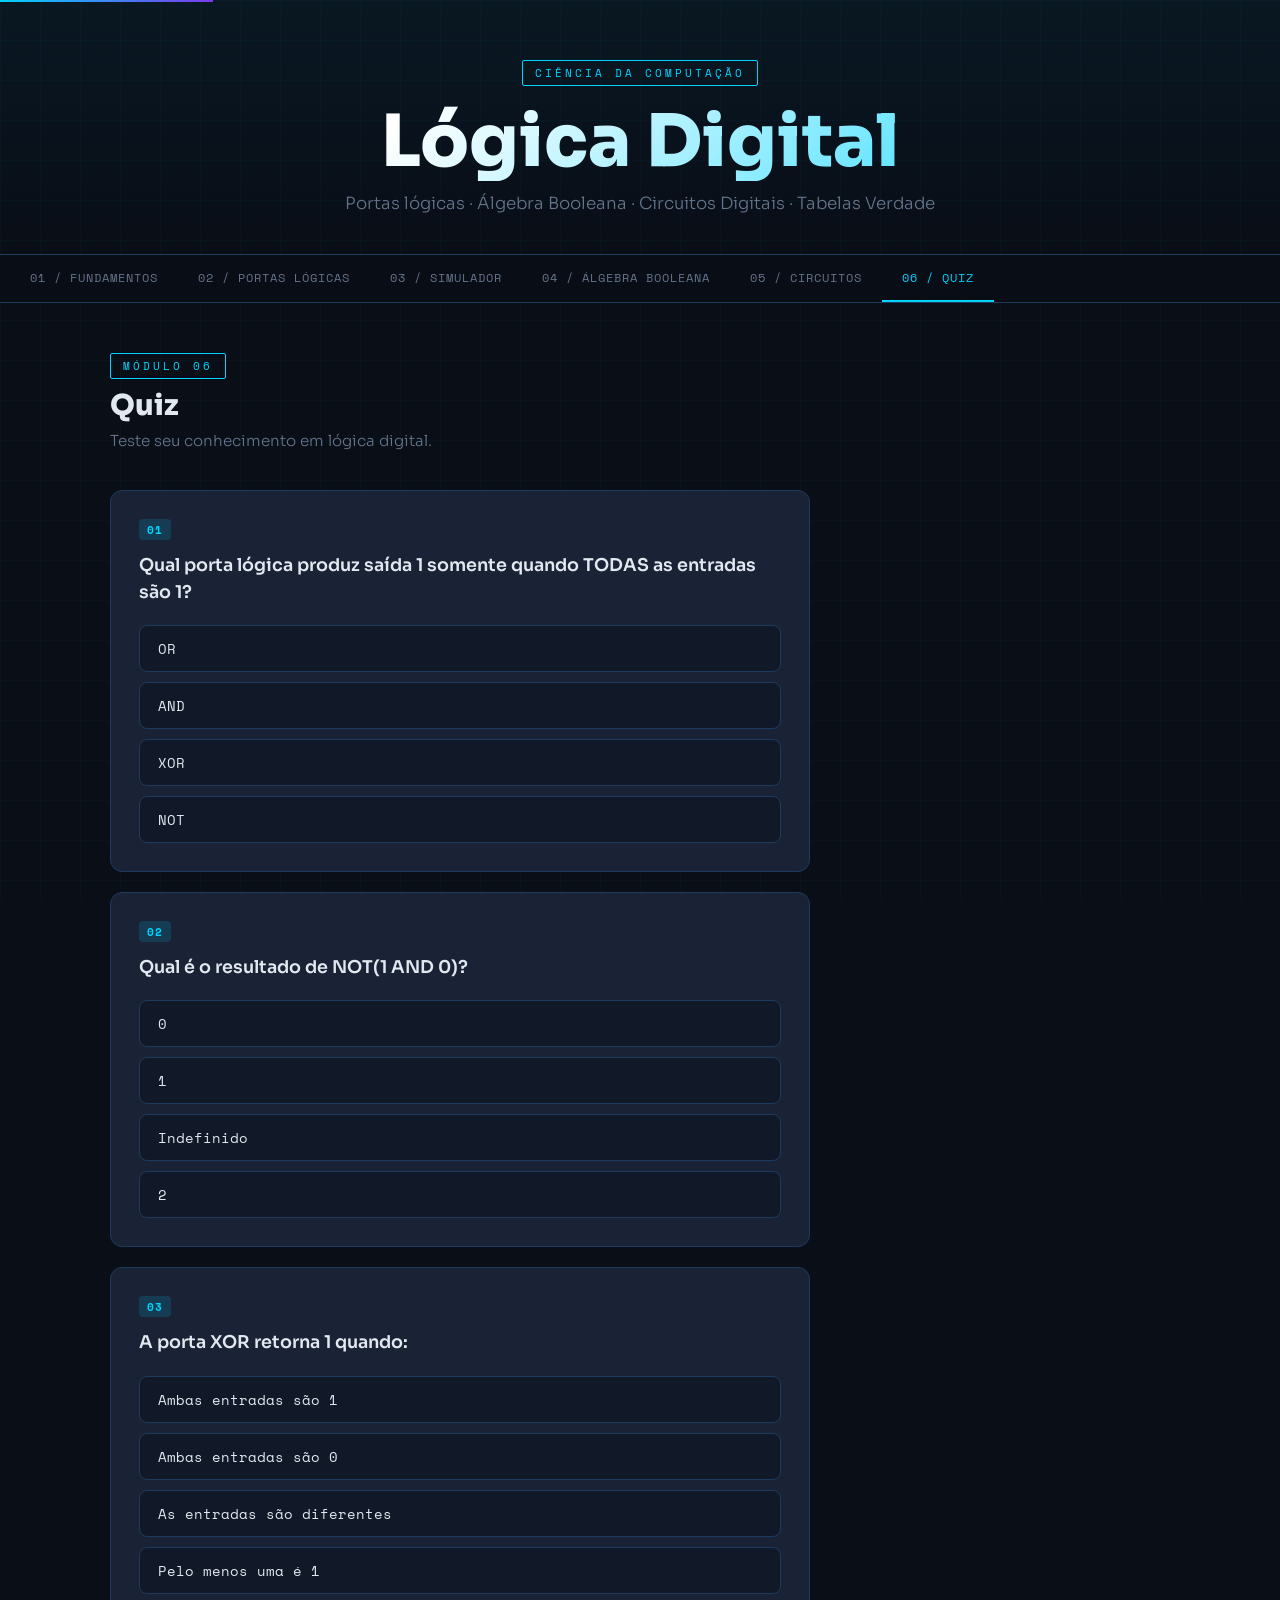
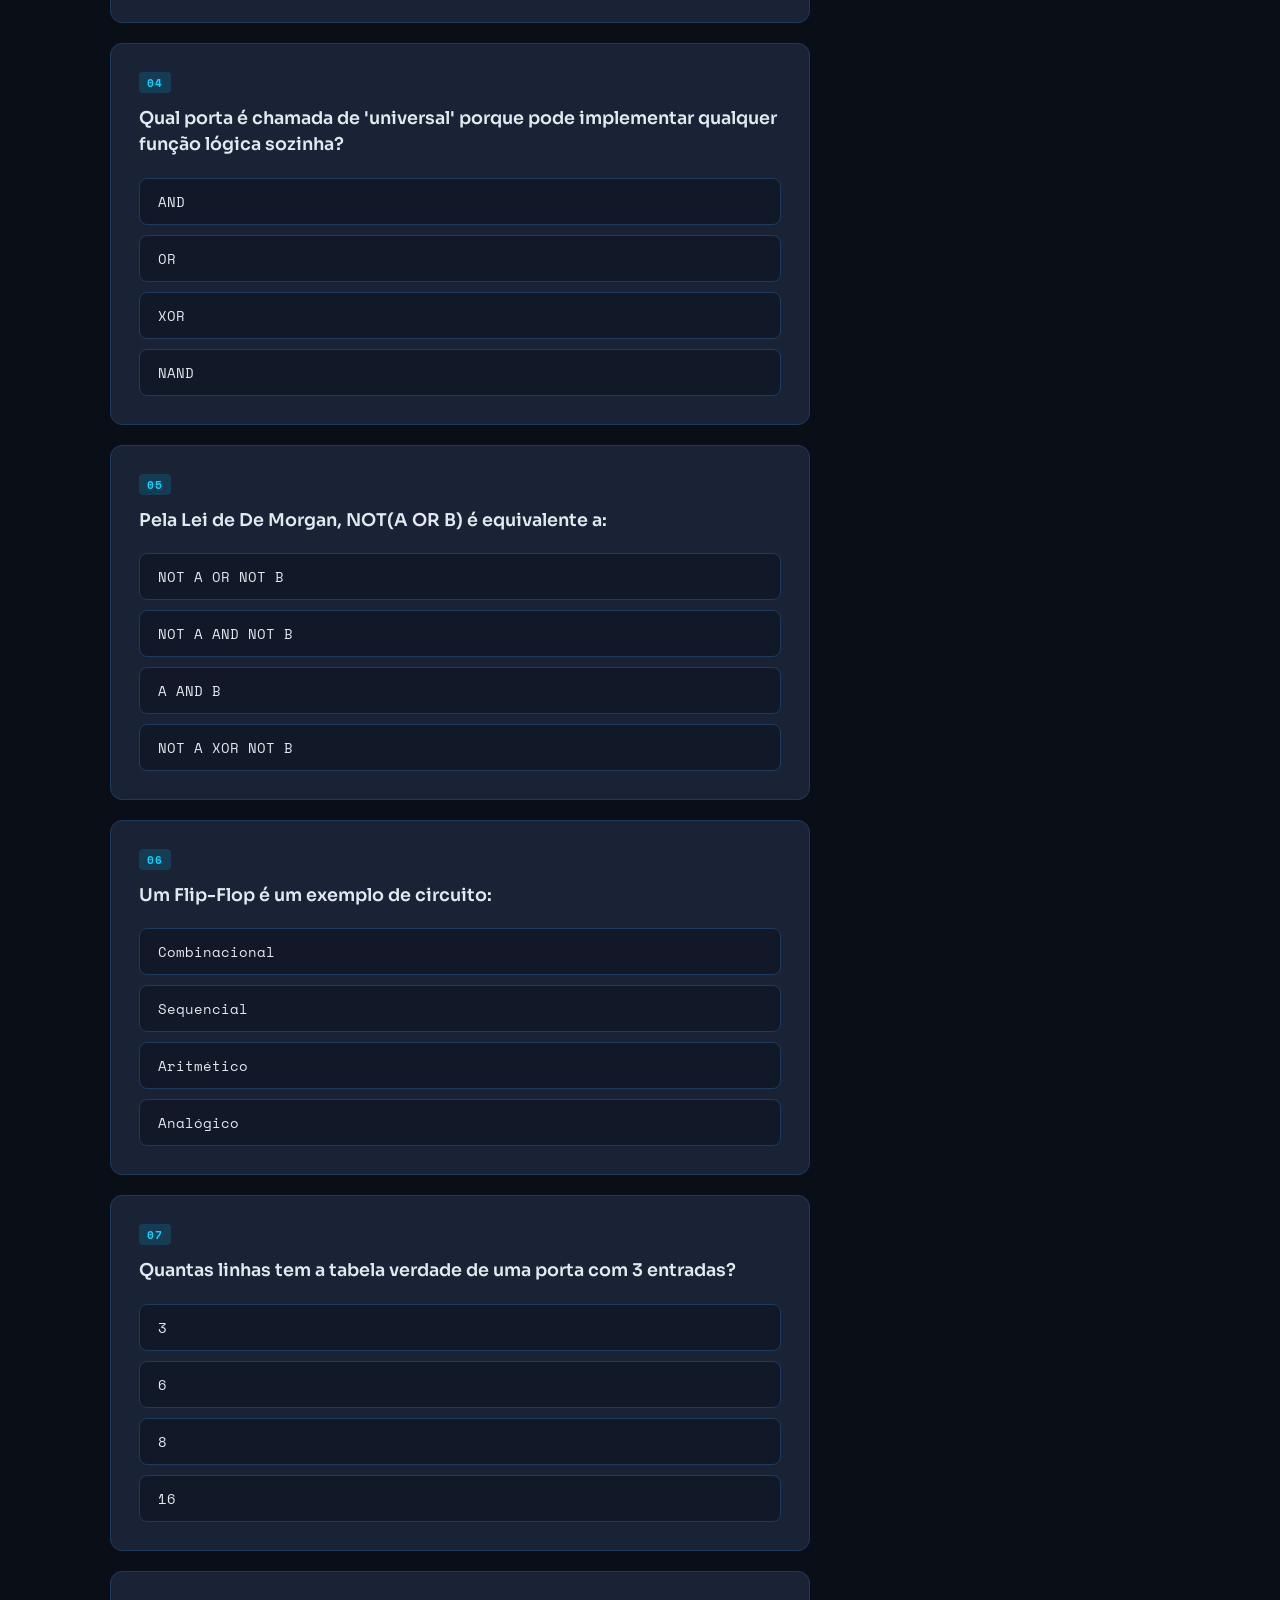
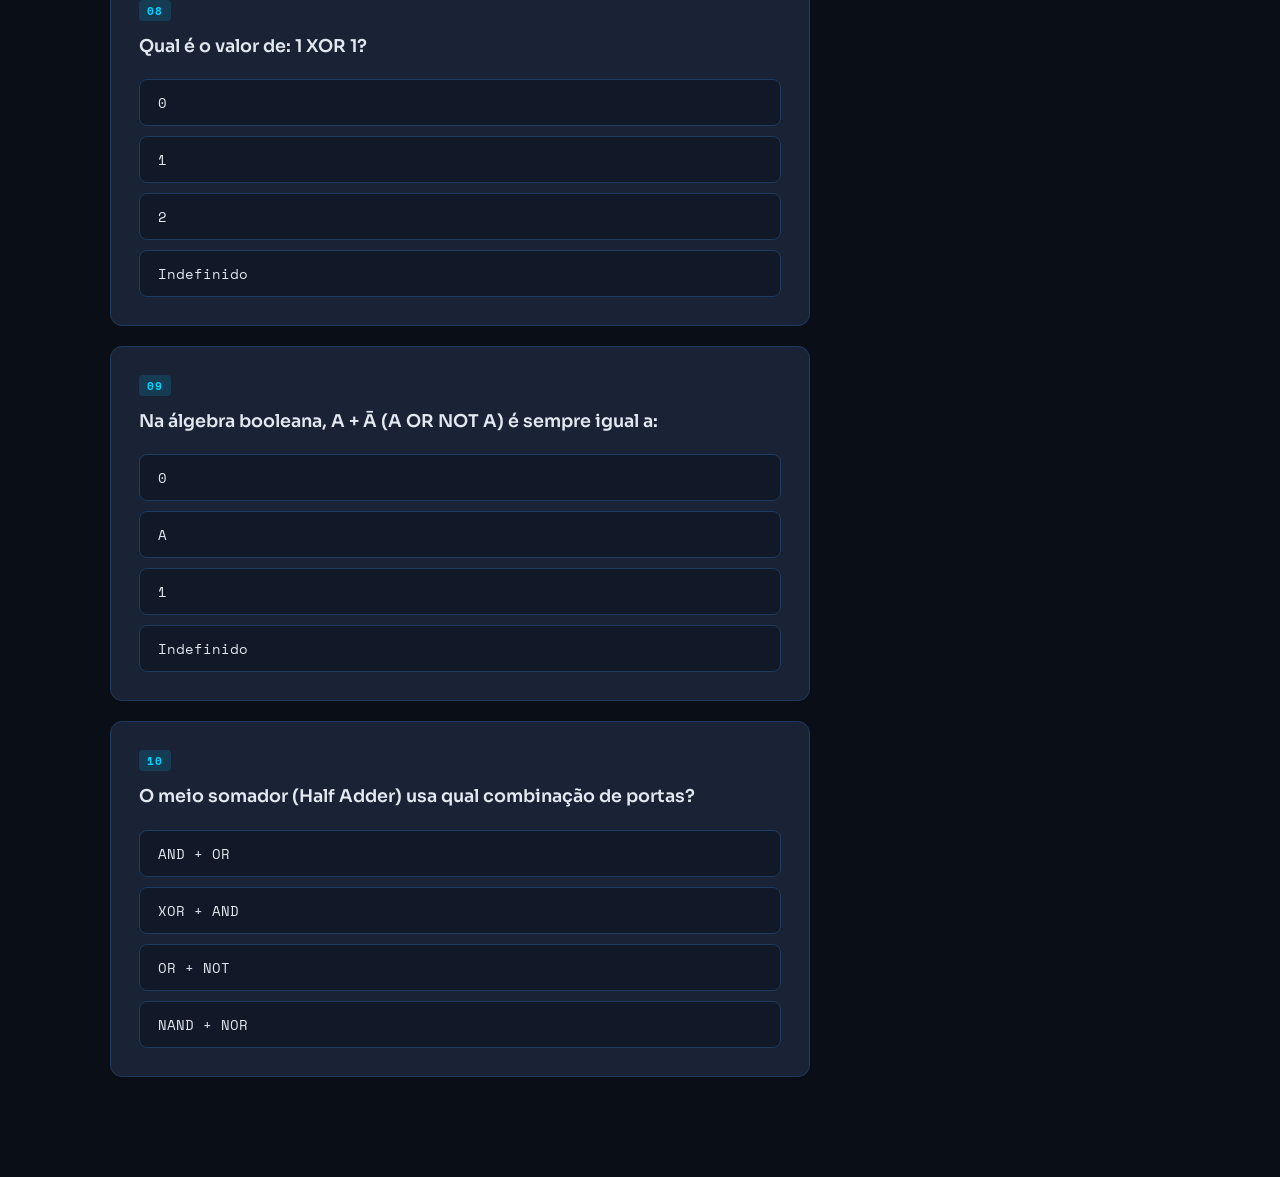
<file: Modulos/quiz.html>
<!DOCTYPE html>
<html lang="pt-BR">

<head>
  <meta charset="UTF-8">
  <meta name="viewport" content="width=device-width, initial-scale=1.0">
  <title>Lógica Digital — Guia Interativo</title>
  <link
    href="https://fonts.googleapis.com/css2?family=Space+Mono:wght@400;700&family=Sora:wght@300;400;600;800&display=swap"
    rel="stylesheet">



  <link rel="stylesheet" href="../css/style.css">
</head>

<body>

  <div class="progress-container" id="progress"></div>

  <header>
    <div class="tag">CIÊNCIA DA COMPUTAÇÃO</div>
    <h1>Lógica Digital</h1>
    <p>Portas lógicas · Álgebra Booleana · Circuitos Digitais · Tabelas Verdade</p>
  </header>

  <nav id="navbar">
    <a href="../index.html" class="nav-link">01 / FUNDAMENTOS</a>
    <a href="portas.html" class="nav-link">02 / PORTAS LÓGICAS</a>
    <a href="simulador.html" class="nav-link">03 / SIMULADOR</a>
    <a href="algebra.html" class="nav-link">04 / ÁLGEBRA BOOLEANA</a>
    <a href="circuitos.html" class="nav-link">05 / CIRCUITOS</a>
    <a href="quiz.html" class="nav-link active">06 / QUIZ</a>
  </nav>

  <!-- ===================== SEÇÃO 1: FUNDAMENTOS ===================== -->
  <section class="section" id="fundamentos">
    <p class="tag" style="font-size:11px; margin-bottom:8px;">MÓDULO 01</p>
    <h2 class="section-title">Fundamentos da Lógica Digital</h2>
    <p class="section-sub">Tudo começa com dois estados. Zero ou um. Falso ou verdadeiro.</p>

    <div class="info-box">
      <strong>O que é lógica digital?</strong><br>
      Computadores processam informações usando apenas dois estados elétricos: <strong>LOW (0V) = 0</strong> e
      <strong>HIGH (5V/3.3V) = 1</strong>. Toda operação lógica — desde somar dois números até rodar um jogo — é
      construída sobre combinações dessas portas simples.
    </div>

    <div class="cards-grid">
      <div class="card">
        <span class="gate-symbol" style="color:var(--accent)">0 1</span>
        <h3>Sistema Binário</h3>
        <p>Base-2: apenas dígitos 0 e 1 (bits). Um grupo de 8 bits = 1 byte. Toda informação digital é representada
          assim.</p>
        <br>
        <div style="font-family:var(--mono);font-size:0.85rem;color:var(--muted)">
          0 = FALSO = LOW<br>
          1 = VERDADEIRO = HIGH
        </div>
      </div>
      <div class="card">
        <span class="gate-symbol" style="color:var(--accent2)">∧ ∨ ¬</span>
        <h3>Operadores Booleanos</h3>
        <p>Três operações básicas: <strong>AND (∧)</strong>, <strong>OR (∨)</strong> e <strong>NOT (¬)</strong>.
          Qualquer função lógica pode ser construída com elas.</p>
      </div>
      <div class="card">
        <span class="gate-symbol" style="color:var(--accent3)">⬛</span>
        <h3>Tabela Verdade</h3>
        <p>Lista todas as combinações possíveis de entradas e a saída correspondente. Para N entradas, existem 2ᴺ
          linhas.</p>
      </div>
      <div class="card">
        <span class="gate-symbol" style="color:var(--accent4)">⊕</span>
        <h3>Porta Lógica</h3>
        <p>Circuito eletrônico que implementa uma operação booleana. É o bloco básico de qualquer chip ou processador.
        </p>
      </div>
    </div>

    <div style="margin-top:40px">
      <h3
        style="margin-bottom:16px; font-size:1.1rem; color:var(--muted); font-family:var(--mono); letter-spacing:2px; font-size:0.8rem;">
        CONVERSÃO BINÁRIO → DECIMAL</h3>
      <div class="simulator">
        <p class="sim-title">// CALCULADORA INTERATIVA</p>
        <div style="display:flex; gap:10px; align-items:center; flex-wrap:wrap; margin-bottom:20px">
          <span style="font-family:var(--mono); color:var(--muted); font-size:0.8rem;">BINÁRIO:</span>
          <div id="bit-toggles" style="display:flex; gap:8px; flex-wrap:wrap">
            <!-- bits gerados via JS -->
          </div>
        </div>
        <div style="font-family:var(--mono); font-size:2rem; color:var(--accent); font-weight:700" id="decimal-result">0
        </div>
        <div style="font-family:var(--mono); font-size:0.8rem; color:var(--muted); margin-top:8px" id="binary-string">
          00000000</div>
        <div style="font-family:var(--mono); font-size:0.8rem; color:var(--accent2); margin-top:4px" id="hex-string">
          0x00</div>
      </div>
    </div>
  </section>

  <!-- ===================== SEÇÃO 2: PORTAS ===================== -->
  <section class="section" id="portas">
    <p class="tag" style="font-size:11px; margin-bottom:8px;">MÓDULO 02</p>
    <h2 class="section-title">As 7 Portas Lógicas</h2>
    <p class="section-sub">Cada porta implementa uma operação booleana diferente.</p>

    <div class="cards-grid" id="gates-cards">
      <!-- gerado via JS -->
    </div>
  </section>

  <!-- ===================== SEÇÃO 3: SIMULADOR ===================== -->
  <section class="section" id="simulador">
    <p class="tag" style="font-size:11px; margin-bottom:8px;">MÓDULO 03</p>
    <h2 class="section-title">Simulador de Portas</h2>
    <p class="section-sub">Alterne as entradas e observe a saída em tempo real.</p>

    <div class="simulator">
      <p class="sim-title">// SELECIONE UMA PORTA</p>
      <div class="gate-selector" id="gate-selector"></div>
      <div class="sim-body">
        <div class="inputs-panel" id="inputs-panel"></div>
        <div class="gate-svg-wrapper">
          <svg id="gate-svg" width="120" height="100" viewBox="0 0 120 100">
            <!-- dinamicamente preenchido -->
          </svg>
          <div class="gate-name-display" id="gate-name-display">AND</div>
        </div>
        <div class="output-panel">
          <div class="output-bulb off" id="output-bulb">0</div>
          <div class="output-label">SAÍDA (S)</div>
        </div>
      </div>
      <div class="formula-box" id="formula-box">S = A · B</div>
    </div>

    <!-- Tabela verdade dinâmica -->
    <div id="truth-table-container" style="margin-top:32px">
      <h3 style="font-family:var(--mono);font-size:0.8rem;color:var(--muted);letter-spacing:2px;margin-bottom:12px">
        TABELA VERDADE</h3>
      <div style="overflow-x:auto">
        <table class="truth-table" id="truth-table-dyn"></table>
      </div>
    </div>
  </section>

  <!-- ===================== SEÇÃO 4: ÁLGEBRA BOOLEANA ===================== -->
  <section class="section" id="algebra">
    <p class="tag" style="font-size:11px; margin-bottom:8px;">MÓDULO 04</p>
    <h2 class="section-title">Álgebra Booleana</h2>
    <p class="section-sub">As leis que governam a simplificação de expressões lógicas.</p>

    <div class="info-box">
      A <strong>Álgebra Booleana</strong> (George Boole, 1854) é um sistema matemático para trabalhar com variáveis que
      assumem apenas dois valores. É a base teórica de todos os circuitos digitais.
    </div>

    <div class="law-grid">
      <!-- gerado via JS -->
    </div>

    <!-- Simplificador interativo -->
    <div style="margin-top:40px">
      <h3 style="font-family:var(--mono);font-size:0.8rem;color:var(--muted);letter-spacing:2px;margin-bottom:16px">
        AVALIADOR DE EXPRESSÕES</h3>
      <div class="simulator">
        <p class="sim-title">// AVALIE UMA EXPRESSÃO BOOLEANA</p>
        <div style="display:flex; gap:12px; flex-wrap:wrap; align-items:center; margin-bottom:20px">
          <input id="bool-expr" type="text" value="(A AND B) OR (NOT A AND C)"
            style="background:var(--surface);border:1px solid var(--border);color:var(--text);font-family:var(--mono);padding:10px 14px;border-radius:6px;font-size:0.9rem;flex:1;min-width:200px;outline:none;"
            placeholder="Ex: (A AND B) OR NOT C">
          <div style="display:flex; gap:10px; align-items:center; flex-wrap:wrap">
            <label style="font-family:var(--mono);font-size:0.75rem;color:var(--muted)">A:</label>
            <button class="toggle-btn" id="ev-a" onclick="toggleEval('a')"></button>
            <label style="font-family:var(--mono);font-size:0.75rem;color:var(--muted)">B:</label>
            <button class="toggle-btn" id="ev-b" onclick="toggleEval('b')"></button>
            <label style="font-family:var(--mono);font-size:0.75rem;color:var(--muted)">C:</label>
            <button class="toggle-btn" id="ev-c" onclick="toggleEval('c')"></button>
          </div>
        </div>
        <button class="btn" onclick="evaluateExpr()">▶ AVALIAR</button>
        <div id="eval-result" style="margin-top:20px; font-family:var(--mono); font-size:1.5rem; display:none"></div>
      </div>
    </div>

    <!-- De Morgan -->
    <div style="margin-top:40px">
      <h3 style="font-family:var(--mono);font-size:0.8rem;color:var(--muted);letter-spacing:2px;margin-bottom:16px">
        TEOREMAS DE DE MORGAN — VISUALIZAÇÃO</h3>
      <div class="adder-section">
        <div class="adder-box">
          <h3>NOT(A AND B) = NOT A OR NOT B</h3>
          <div id="demorgan1" style="font-family:var(--mono);font-size:0.9rem;color:var(--muted)">
            Ajuste os valores abaixo:
          </div>
          <div style="display:flex; gap:16px; margin:16px 0; flex-wrap:wrap">
            <div class="adder-input-group">
              <label>A</label>
              <button class="toggle-btn" id="dm1a" onclick="updateDeMorgan()"></button>
            </div>
            <div class="adder-input-group">
              <label>B</label>
              <button class="toggle-btn" id="dm1b" onclick="updateDeMorgan()"></button>
            </div>
          </div>
          <div class="adder-result" id="dm1result">—</div>
        </div>
        <div class="adder-box">
          <h3>NOT(A OR B) = NOT A AND NOT B</h3>
          <div id="demorgan2" style="font-family:var(--mono);font-size:0.9rem;color:var(--muted)">
            Ajuste os valores abaixo:
          </div>
          <div style="display:flex; gap:16px; margin:16px 0; flex-wrap:wrap">
            <div class="adder-input-group">
              <label>A</label>
              <button class="toggle-btn" id="dm2a" onclick="updateDeMorgan()"></button>
            </div>
            <div class="adder-input-group">
              <label>B</label>
              <button class="toggle-btn" id="dm2b" onclick="updateDeMorgan()"></button>
            </div>
          </div>
          <div class="adder-result" id="dm2result">—</div>
        </div>
      </div>
    </div>
  </section>

  <!-- ===================== SEÇÃO 5: CIRCUITOS ===================== -->
  <section class="section" id="circuitos">
    <p class="tag" style="font-size:11px; margin-bottom:8px;">MÓDULO 05</p>
    <h2 class="section-title">Circuitos Digitais</h2>
    <p class="section-sub">Combinando portas para criar funções complexas.</p>

    <div class="info-box">
      <strong>Circuitos Combinacionais</strong> — a saída depende apenas das entradas atuais.<br>
      <strong>Circuitos Sequenciais</strong> — a saída depende das entradas <em>e</em> do estado anterior (memória).
    </div>

    <div class="adder-section" style="margin-bottom:40px">
      <!-- Half Adder -->
      <div class="adder-box">
        <h3>MEIO SOMADOR (Half Adder)</h3>
        <p style="font-size:0.85rem;color:var(--muted);margin-bottom:16px">Soma 2 bits: Soma = A XOR B, Carry = A AND B
        </p>
        <div class="adder-inputs">
          <div class="adder-input-group">
            <label>A</label>
            <button class="toggle-btn" id="ha-a" onclick="updateAdders()"></button>
          </div>
          <div class="adder-input-group">
            <label>B</label>
            <button class="toggle-btn" id="ha-b" onclick="updateAdders()"></button>
          </div>
        </div>
        <div class="adder-result">
          <div style="color:var(--muted);font-size:0.75rem;margin-bottom:4px">RESULTADO</div>
          <div class="sum-display" id="ha-result">0 + 0 = 0₂ (0)</div>
          <div style="color:var(--muted);font-size:0.75rem;margin-top:8px">
            SUM: <span id="ha-sum">0</span> &nbsp;|&nbsp; CARRY: <span id="ha-carry">0</span>
          </div>
        </div>
      </div>

      <!-- Full Adder -->
      <div class="adder-box">
        <h3>SOMADOR COMPLETO (Full Adder)</h3>
        <p style="font-size:0.85rem;color:var(--muted);margin-bottom:16px">Soma 3 bits: A, B e Carry-In</p>
        <div class="adder-inputs">
          <div class="adder-input-group">
            <label>A</label>
            <button class="toggle-btn" id="fa-a" onclick="updateAdders()"></button>
          </div>
          <div class="adder-input-group">
            <label>B</label>
            <button class="toggle-btn" id="fa-b" onclick="updateAdders()"></button>
          </div>
          <div class="adder-input-group">
            <label>CIN</label>
            <button class="toggle-btn" id="fa-cin" onclick="updateAdders()"></button>
          </div>
        </div>
        <div class="adder-result">
          <div style="color:var(--muted);font-size:0.75rem;margin-bottom:4px">RESULTADO</div>
          <div class="sum-display" id="fa-result">0+0+0 = 0₂ (0)</div>
          <div style="color:var(--muted);font-size:0.75rem;margin-top:8px">
            SUM: <span id="fa-sum">0</span> &nbsp;|&nbsp; COUT: <span id="fa-cout">0</span>
          </div>
        </div>
      </div>
    </div>

    <!-- Multiplexer -->
    <div style="margin-bottom:40px">
      <h3 style="font-family:var(--mono);font-size:0.8rem;color:var(--muted);letter-spacing:2px;margin-bottom:16px">
        MULTIPLEXADOR 4:1 (MUX)</h3>
      <div class="circuit-container">
        <p style="font-size:0.85rem;color:var(--muted);margin-bottom:20px">Seleciona 1 de 4 entradas com base nos bits
          seletores S1 e S0.</p>
        <div style="display:flex; gap:20px; flex-wrap:wrap; align-items:flex-start">
          <div>
            <div
              style="font-family:var(--mono);font-size:0.75rem;color:var(--muted);letter-spacing:2px;margin-bottom:8px">
              ENTRADAS</div>
            <div style="display:grid; grid-template-columns:auto auto; gap:10px 20px; align-items:center"
              id="mux-inputs">
              <!-- gerado via JS -->
            </div>
          </div>
          <div>
            <div
              style="font-family:var(--mono);font-size:0.75rem;color:var(--muted);letter-spacing:2px;margin-bottom:8px">
              SELETORES</div>
            <div style="display:flex; gap:16px" id="mux-selectors">
              <!-- gerado via JS -->
            </div>
          </div>
          <div style="flex:1; min-width:180px">
            <div
              style="font-family:var(--mono);font-size:0.75rem;color:var(--muted);letter-spacing:2px;margin-bottom:8px">
              SAÍDA</div>
            <div class="adder-result" id="mux-result" style="text-align:center">—</div>
          </div>
        </div>
      </div>
    </div>

    <!-- Flip-Flop SR -->
    <div>
      <h3 style="font-family:var(--mono);font-size:0.8rem;color:var(--muted);letter-spacing:2px;margin-bottom:16px">
        FLIP-FLOP SR (Biestável)</h3>
      <div class="circuit-container">
        <p style="font-size:0.85rem;color:var(--muted);margin-bottom:20px">
          Circuito sequencial. <strong>S (Set)</strong> = coloca Q em 1. <strong>R (Reset)</strong> = coloca Q em 0.
          Memória de 1 bit!
        </p>
        <div style="display:flex; gap:20px; flex-wrap:wrap; align-items:center">
          <div class="adder-input-group">
            <label style="font-family:var(--mono);font-size:0.75rem;color:var(--muted)">S (SET)</label>
            <button class="toggle-btn" id="sr-s"></button>
          </div>
          <div class="adder-input-group">
            <label style="font-family:var(--mono);font-size:0.75rem;color:var(--muted)">R (RESET)</label>
            <button class="toggle-btn" id="sr-r"></button>
          </div>
          <button class="btn" style="margin-top:0" onclick="triggerFlipFlop()">⚡ PULSO</button>
          <div class="adder-result" style="flex:1; min-width:200px">
            <div style="color:var(--muted);font-size:0.75rem">ESTADO</div>
            <div style="display:flex; gap:20px; margin-top:8px">
              <div>Q: <span id="ff-q" style="color:var(--accent);font-size:1.3rem;font-weight:700">0</span></div>
              <div>Q̄: <span id="ff-qbar" style="color:var(--accent2);font-size:1.3rem;font-weight:700">1</span></div>
            </div>
            <div id="ff-status" style="color:var(--muted);font-size:0.75rem;margin-top:8px">Estado inicial</div>
          </div>
        </div>
      </div>
    </div>
  </section>

  <!-- ===================== SEÇÃO 6: QUIZ ===================== -->
  <section class="section active" id="quiz">
    <p class="tag" style="font-size:11px; margin-bottom:8px;">MÓDULO 06</p>
    <h2 class="section-title">Quiz</h2>
    <p class="section-sub">Teste seu conhecimento em lógica digital.</p>

    <div class="quiz-container">
      <div id="quiz-questions"></div>
      <div class="quiz-score" id="quiz-score">
        <div class="quiz-score-num" id="score-num">0/10</div>
        <p id="score-msg">Resultado</p>
        <button class="btn" onclick="restartQuiz()">↺ TENTAR NOVAMENTE</button>
      </div>
    </div>
  </section>


  <script src="../js/script.js"></script>
</body>

</html>
</file>
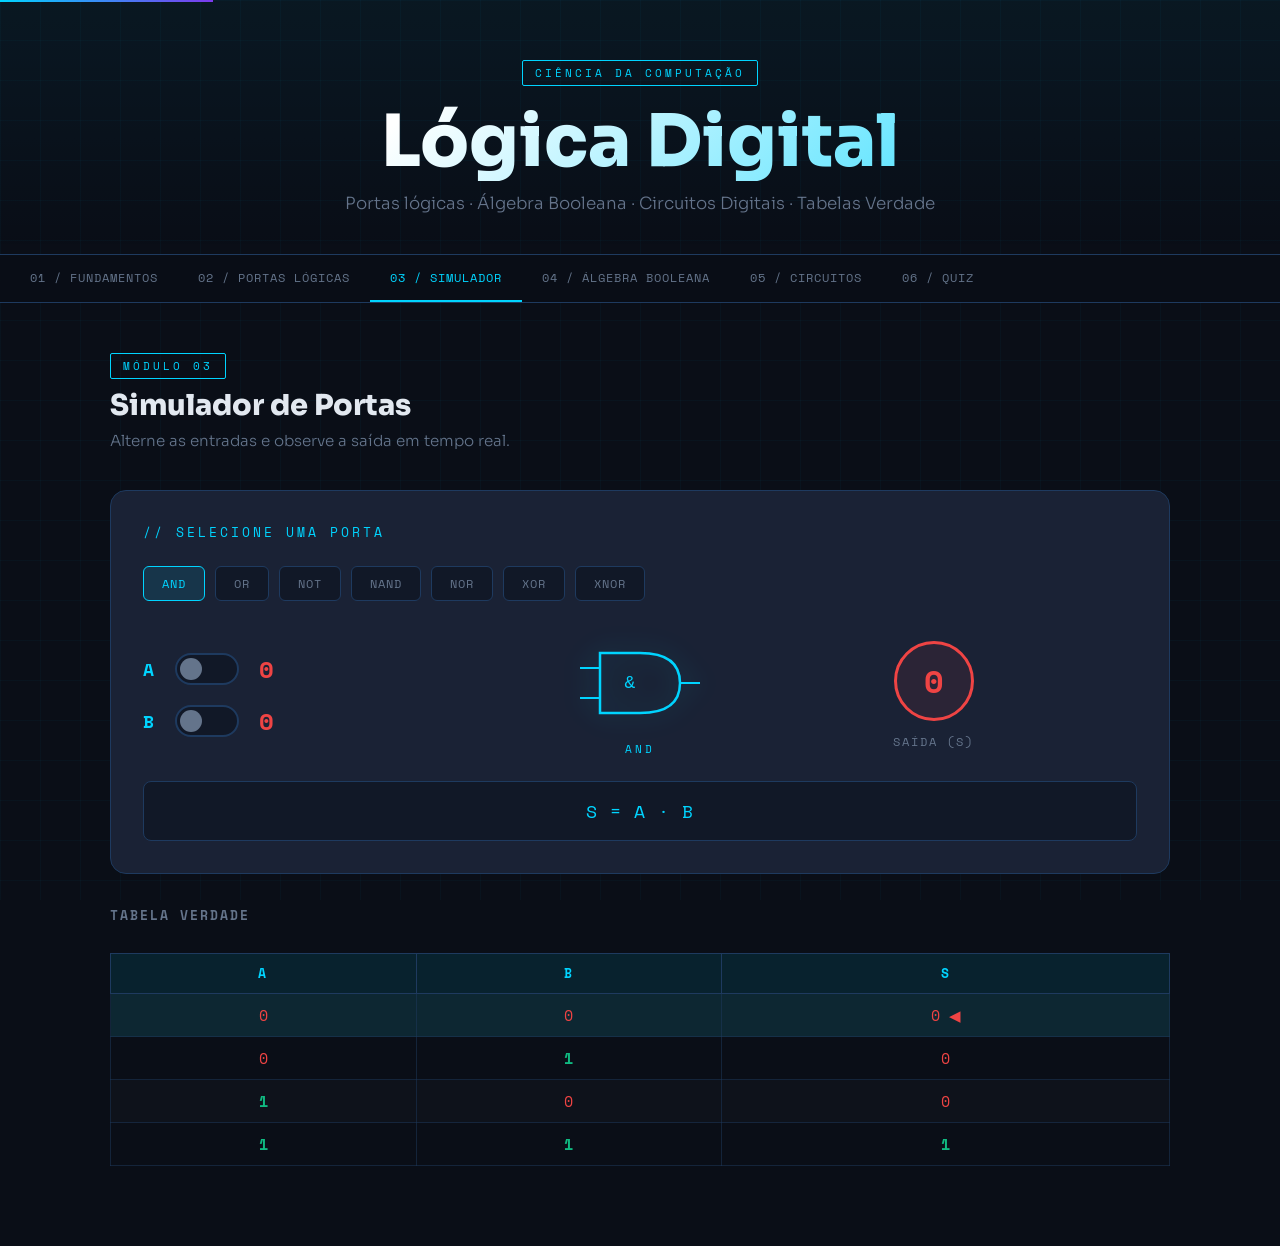
<file: Modulos/simulador.html>
<!DOCTYPE html>
<html lang="pt-BR">

<head>
  <meta charset="UTF-8">
  <meta name="viewport" content="width=device-width, initial-scale=1.0">
  <title>Lógica Digital — Guia Interativo</title>
  <link
    href="https://fonts.googleapis.com/css2?family=Space+Mono:wght@400;700&family=Sora:wght@300;400;600;800&display=swap"
    rel="stylesheet">



  <link rel="stylesheet" href="../css/style.css">
</head>

<body>

  <div class="progress-container" id="progress"></div>

  <header>
    <div class="tag">CIÊNCIA DA COMPUTAÇÃO</div>
    <h1>Lógica Digital</h1>
    <p>Portas lógicas · Álgebra Booleana · Circuitos Digitais · Tabelas Verdade</p>
  </header>

  <nav id="navbar">
    <a href="../index.html" class="nav-link">01 / FUNDAMENTOS</a>
    <a href="portas.html" class="nav-link">02 / PORTAS LÓGICAS</a>
    <a href="simulador.html" class="nav-link active">03 / SIMULADOR</a>
    <a href="algebra.html" class="nav-link">04 / ÁLGEBRA BOOLEANA</a>
    <a href="circuitos.html" class="nav-link">05 / CIRCUITOS</a>
    <a href="quiz.html" class="nav-link">06 / QUIZ</a>
  </nav>

  <!-- ===================== SEÇÃO 1: FUNDAMENTOS ===================== -->
  <section class="section" id="fundamentos">
    <p class="tag" style="font-size:11px; margin-bottom:8px;">MÓDULO 01</p>
    <h2 class="section-title">Fundamentos da Lógica Digital</h2>
    <p class="section-sub">Tudo começa com dois estados. Zero ou um. Falso ou verdadeiro.</p>

    <div class="info-box">
      <strong>O que é lógica digital?</strong><br>
      Computadores processam informações usando apenas dois estados elétricos: <strong>LOW (0V) = 0</strong> e
      <strong>HIGH (5V/3.3V) = 1</strong>. Toda operação lógica — desde somar dois números até rodar um jogo — é
      construída sobre combinações dessas portas simples.
    </div>

    <div class="cards-grid">
      <div class="card">
        <span class="gate-symbol" style="color:var(--accent)">0 1</span>
        <h3>Sistema Binário</h3>
        <p>Base-2: apenas dígitos 0 e 1 (bits). Um grupo de 8 bits = 1 byte. Toda informação digital é representada
          assim.</p>
        <br>
        <div style="font-family:var(--mono);font-size:0.85rem;color:var(--muted)">
          0 = FALSO = LOW<br>
          1 = VERDADEIRO = HIGH
        </div>
      </div>
      <div class="card">
        <span class="gate-symbol" style="color:var(--accent2)">∧ ∨ ¬</span>
        <h3>Operadores Booleanos</h3>
        <p>Três operações básicas: <strong>AND (∧)</strong>, <strong>OR (∨)</strong> e <strong>NOT (¬)</strong>.
          Qualquer função lógica pode ser construída com elas.</p>
      </div>
      <div class="card">
        <span class="gate-symbol" style="color:var(--accent3)">⬛</span>
        <h3>Tabela Verdade</h3>
        <p>Lista todas as combinações possíveis de entradas e a saída correspondente. Para N entradas, existem 2ᴺ
          linhas.</p>
      </div>
      <div class="card">
        <span class="gate-symbol" style="color:var(--accent4)">⊕</span>
        <h3>Porta Lógica</h3>
        <p>Circuito eletrônico que implementa uma operação booleana. É o bloco básico de qualquer chip ou processador.
        </p>
      </div>
    </div>

    <div style="margin-top:40px">
      <h3
        style="margin-bottom:16px; font-size:1.1rem; color:var(--muted); font-family:var(--mono); letter-spacing:2px; font-size:0.8rem;">
        CONVERSÃO BINÁRIO → DECIMAL</h3>
      <div class="simulator">
        <p class="sim-title">// CALCULADORA INTERATIVA</p>
        <div style="display:flex; gap:10px; align-items:center; flex-wrap:wrap; margin-bottom:20px">
          <span style="font-family:var(--mono); color:var(--muted); font-size:0.8rem;">BINÁRIO:</span>
          <div id="bit-toggles" style="display:flex; gap:8px; flex-wrap:wrap">
            <!-- bits gerados via JS -->
          </div>
        </div>
        <div style="font-family:var(--mono); font-size:2rem; color:var(--accent); font-weight:700" id="decimal-result">0
        </div>
        <div style="font-family:var(--mono); font-size:0.8rem; color:var(--muted); margin-top:8px" id="binary-string">
          00000000</div>
        <div style="font-family:var(--mono); font-size:0.8rem; color:var(--accent2); margin-top:4px" id="hex-string">
          0x00</div>
      </div>
    </div>
  </section>

  <!-- ===================== SEÇÃO 2: PORTAS ===================== -->
  <section class="section" id="portas">
    <p class="tag" style="font-size:11px; margin-bottom:8px;">MÓDULO 02</p>
    <h2 class="section-title">As 7 Portas Lógicas</h2>
    <p class="section-sub">Cada porta implementa uma operação booleana diferente.</p>

    <div class="cards-grid" id="gates-cards">
      <!-- gerado via JS -->
    </div>
  </section>

  <!-- ===================== SEÇÃO 3: SIMULADOR ===================== -->
  <section class="section active" id="simulador">
    <p class="tag" style="font-size:11px; margin-bottom:8px;">MÓDULO 03</p>
    <h2 class="section-title">Simulador de Portas</h2>
    <p class="section-sub">Alterne as entradas e observe a saída em tempo real.</p>

    <div class="simulator">
      <p class="sim-title">// SELECIONE UMA PORTA</p>
      <div class="gate-selector" id="gate-selector"></div>
      <div class="sim-body">
        <div class="inputs-panel" id="inputs-panel"></div>
        <div class="gate-svg-wrapper">
          <svg id="gate-svg" width="120" height="100" viewBox="0 0 120 100">
            <!-- dinamicamente preenchido -->
          </svg>
          <div class="gate-name-display" id="gate-name-display">AND</div>
        </div>
        <div class="output-panel">
          <div class="output-bulb off" id="output-bulb">0</div>
          <div class="output-label">SAÍDA (S)</div>
        </div>
      </div>
      <div class="formula-box" id="formula-box">S = A · B</div>
    </div>

    <!-- Tabela verdade dinâmica -->
    <div id="truth-table-container" style="margin-top:32px">
      <h3 style="font-family:var(--mono);font-size:0.8rem;color:var(--muted);letter-spacing:2px;margin-bottom:12px">
        TABELA VERDADE</h3>
      <div style="overflow-x:auto">
        <table class="truth-table" id="truth-table-dyn"></table>
      </div>
    </div>
  </section>

  <!-- ===================== SEÇÃO 4: ÁLGEBRA BOOLEANA ===================== -->
  <section class="section" id="algebra">
    <p class="tag" style="font-size:11px; margin-bottom:8px;">MÓDULO 04</p>
    <h2 class="section-title">Álgebra Booleana</h2>
    <p class="section-sub">As leis que governam a simplificação de expressões lógicas.</p>

    <div class="info-box">
      A <strong>Álgebra Booleana</strong> (George Boole, 1854) é um sistema matemático para trabalhar com variáveis que
      assumem apenas dois valores. É a base teórica de todos os circuitos digitais.
    </div>

    <div class="law-grid">
      <!-- gerado via JS -->
    </div>

    <!-- Simplificador interativo -->
    <div style="margin-top:40px">
      <h3 style="font-family:var(--mono);font-size:0.8rem;color:var(--muted);letter-spacing:2px;margin-bottom:16px">
        AVALIADOR DE EXPRESSÕES</h3>
      <div class="simulator">
        <p class="sim-title">// AVALIE UMA EXPRESSÃO BOOLEANA</p>
        <div style="display:flex; gap:12px; flex-wrap:wrap; align-items:center; margin-bottom:20px">
          <input id="bool-expr" type="text" value="(A AND B) OR (NOT A AND C)"
            style="background:var(--surface);border:1px solid var(--border);color:var(--text);font-family:var(--mono);padding:10px 14px;border-radius:6px;font-size:0.9rem;flex:1;min-width:200px;outline:none;"
            placeholder="Ex: (A AND B) OR NOT C">
          <div style="display:flex; gap:10px; align-items:center; flex-wrap:wrap">
            <label style="font-family:var(--mono);font-size:0.75rem;color:var(--muted)">A:</label>
            <button class="toggle-btn" id="ev-a" onclick="toggleEval('a')"></button>
            <label style="font-family:var(--mono);font-size:0.75rem;color:var(--muted)">B:</label>
            <button class="toggle-btn" id="ev-b" onclick="toggleEval('b')"></button>
            <label style="font-family:var(--mono);font-size:0.75rem;color:var(--muted)">C:</label>
            <button class="toggle-btn" id="ev-c" onclick="toggleEval('c')"></button>
          </div>
        </div>
        <button class="btn" onclick="evaluateExpr()">▶ AVALIAR</button>
        <div id="eval-result" style="margin-top:20px; font-family:var(--mono); font-size:1.5rem; display:none"></div>
      </div>
    </div>

    <!-- De Morgan -->
    <div style="margin-top:40px">
      <h3 style="font-family:var(--mono);font-size:0.8rem;color:var(--muted);letter-spacing:2px;margin-bottom:16px">
        TEOREMAS DE DE MORGAN — VISUALIZAÇÃO</h3>
      <div class="adder-section">
        <div class="adder-box">
          <h3>NOT(A AND B) = NOT A OR NOT B</h3>
          <div id="demorgan1" style="font-family:var(--mono);font-size:0.9rem;color:var(--muted)">
            Ajuste os valores abaixo:
          </div>
          <div style="display:flex; gap:16px; margin:16px 0; flex-wrap:wrap">
            <div class="adder-input-group">
              <label>A</label>
              <button class="toggle-btn" id="dm1a" onclick="updateDeMorgan()"></button>
            </div>
            <div class="adder-input-group">
              <label>B</label>
              <button class="toggle-btn" id="dm1b" onclick="updateDeMorgan()"></button>
            </div>
          </div>
          <div class="adder-result" id="dm1result">—</div>
        </div>
        <div class="adder-box">
          <h3>NOT(A OR B) = NOT A AND NOT B</h3>
          <div id="demorgan2" style="font-family:var(--mono);font-size:0.9rem;color:var(--muted)">
            Ajuste os valores abaixo:
          </div>
          <div style="display:flex; gap:16px; margin:16px 0; flex-wrap:wrap">
            <div class="adder-input-group">
              <label>A</label>
              <button class="toggle-btn" id="dm2a" onclick="updateDeMorgan()"></button>
            </div>
            <div class="adder-input-group">
              <label>B</label>
              <button class="toggle-btn" id="dm2b" onclick="updateDeMorgan()"></button>
            </div>
          </div>
          <div class="adder-result" id="dm2result">—</div>
        </div>
      </div>
    </div>
  </section>

  <!-- ===================== SEÇÃO 5: CIRCUITOS ===================== -->
  <section class="section" id="circuitos">
    <p class="tag" style="font-size:11px; margin-bottom:8px;">MÓDULO 05</p>
    <h2 class="section-title">Circuitos Digitais</h2>
    <p class="section-sub">Combinando portas para criar funções complexas.</p>

    <div class="info-box">
      <strong>Circuitos Combinacionais</strong> — a saída depende apenas das entradas atuais.<br>
      <strong>Circuitos Sequenciais</strong> — a saída depende das entradas <em>e</em> do estado anterior (memória).
    </div>

    <div class="adder-section" style="margin-bottom:40px">
      <!-- Half Adder -->
      <div class="adder-box">
        <h3>MEIO SOMADOR (Half Adder)</h3>
        <p style="font-size:0.85rem;color:var(--muted);margin-bottom:16px">Soma 2 bits: Soma = A XOR B, Carry = A AND B
        </p>
        <div class="adder-inputs">
          <div class="adder-input-group">
            <label>A</label>
            <button class="toggle-btn" id="ha-a" onclick="updateAdders()"></button>
          </div>
          <div class="adder-input-group">
            <label>B</label>
            <button class="toggle-btn" id="ha-b" onclick="updateAdders()"></button>
          </div>
        </div>
        <div class="adder-result">
          <div style="color:var(--muted);font-size:0.75rem;margin-bottom:4px">RESULTADO</div>
          <div class="sum-display" id="ha-result">0 + 0 = 0₂ (0)</div>
          <div style="color:var(--muted);font-size:0.75rem;margin-top:8px">
            SUM: <span id="ha-sum">0</span> &nbsp;|&nbsp; CARRY: <span id="ha-carry">0</span>
          </div>
        </div>
      </div>

      <!-- Full Adder -->
      <div class="adder-box">
        <h3>SOMADOR COMPLETO (Full Adder)</h3>
        <p style="font-size:0.85rem;color:var(--muted);margin-bottom:16px">Soma 3 bits: A, B e Carry-In</p>
        <div class="adder-inputs">
          <div class="adder-input-group">
            <label>A</label>
            <button class="toggle-btn" id="fa-a" onclick="updateAdders()"></button>
          </div>
          <div class="adder-input-group">
            <label>B</label>
            <button class="toggle-btn" id="fa-b" onclick="updateAdders()"></button>
          </div>
          <div class="adder-input-group">
            <label>CIN</label>
            <button class="toggle-btn" id="fa-cin" onclick="updateAdders()"></button>
          </div>
        </div>
        <div class="adder-result">
          <div style="color:var(--muted);font-size:0.75rem;margin-bottom:4px">RESULTADO</div>
          <div class="sum-display" id="fa-result">0+0+0 = 0₂ (0)</div>
          <div style="color:var(--muted);font-size:0.75rem;margin-top:8px">
            SUM: <span id="fa-sum">0</span> &nbsp;|&nbsp; COUT: <span id="fa-cout">0</span>
          </div>
        </div>
      </div>
    </div>

    <!-- Multiplexer -->
    <div style="margin-bottom:40px">
      <h3 style="font-family:var(--mono);font-size:0.8rem;color:var(--muted);letter-spacing:2px;margin-bottom:16px">
        MULTIPLEXADOR 4:1 (MUX)</h3>
      <div class="circuit-container">
        <p style="font-size:0.85rem;color:var(--muted);margin-bottom:20px">Seleciona 1 de 4 entradas com base nos bits
          seletores S1 e S0.</p>
        <div style="display:flex; gap:20px; flex-wrap:wrap; align-items:flex-start">
          <div>
            <div
              style="font-family:var(--mono);font-size:0.75rem;color:var(--muted);letter-spacing:2px;margin-bottom:8px">
              ENTRADAS</div>
            <div style="display:grid; grid-template-columns:auto auto; gap:10px 20px; align-items:center"
              id="mux-inputs">
              <!-- gerado via JS -->
            </div>
          </div>
          <div>
            <div
              style="font-family:var(--mono);font-size:0.75rem;color:var(--muted);letter-spacing:2px;margin-bottom:8px">
              SELETORES</div>
            <div style="display:flex; gap:16px" id="mux-selectors">
              <!-- gerado via JS -->
            </div>
          </div>
          <div style="flex:1; min-width:180px">
            <div
              style="font-family:var(--mono);font-size:0.75rem;color:var(--muted);letter-spacing:2px;margin-bottom:8px">
              SAÍDA</div>
            <div class="adder-result" id="mux-result" style="text-align:center">—</div>
          </div>
        </div>
      </div>
    </div>

    <!-- Flip-Flop SR -->
    <div>
      <h3 style="font-family:var(--mono);font-size:0.8rem;color:var(--muted);letter-spacing:2px;margin-bottom:16px">
        FLIP-FLOP SR (Biestável)</h3>
      <div class="circuit-container">
        <p style="font-size:0.85rem;color:var(--muted);margin-bottom:20px">
          Circuito sequencial. <strong>S (Set)</strong> = coloca Q em 1. <strong>R (Reset)</strong> = coloca Q em 0.
          Memória de 1 bit!
        </p>
        <div style="display:flex; gap:20px; flex-wrap:wrap; align-items:center">
          <div class="adder-input-group">
            <label style="font-family:var(--mono);font-size:0.75rem;color:var(--muted)">S (SET)</label>
            <button class="toggle-btn" id="sr-s"></button>
          </div>
          <div class="adder-input-group">
            <label style="font-family:var(--mono);font-size:0.75rem;color:var(--muted)">R (RESET)</label>
            <button class="toggle-btn" id="sr-r"></button>
          </div>
          <button class="btn" style="margin-top:0" onclick="triggerFlipFlop()">⚡ PULSO</button>
          <div class="adder-result" style="flex:1; min-width:200px">
            <div style="color:var(--muted);font-size:0.75rem">ESTADO</div>
            <div style="display:flex; gap:20px; margin-top:8px">
              <div>Q: <span id="ff-q" style="color:var(--accent);font-size:1.3rem;font-weight:700">0</span></div>
              <div>Q̄: <span id="ff-qbar" style="color:var(--accent2);font-size:1.3rem;font-weight:700">1</span></div>
            </div>
            <div id="ff-status" style="color:var(--muted);font-size:0.75rem;margin-top:8px">Estado inicial</div>
          </div>
        </div>
      </div>
    </div>
  </section>

  <!-- ===================== SEÇÃO 6: QUIZ ===================== -->
  <section class="section" id="quiz">
    <p class="tag" style="font-size:11px; margin-bottom:8px;">MÓDULO 06</p>
    <h2 class="section-title">Quiz</h2>
    <p class="section-sub">Teste seu conhecimento em lógica digital.</p>

    <div class="quiz-container">
      <div id="quiz-questions"></div>
      <div class="quiz-score" id="quiz-score">
        <div class="quiz-score-num" id="score-num">0/10</div>
        <p id="score-msg">Resultado</p>
        <button class="btn" onclick="restartQuiz()">↺ TENTAR NOVAMENTE</button>
      </div>
    </div>
  </section>


  <script src="../js/script.js"></script>
</body>

</html>
</file>
<file: css/style.css>
:root {
  --bg: #0a0e17;
  --surface: #111827;
  --card: #1a2235;
  --border: #1e3a5f;
  --accent: #00d4ff;
  --accent2: #7c3aed;
  --accent3: #10b981;
  --accent4: #f59e0b;
  --red: #ef4444;
  --text: #e2e8f0;
  --muted: #64748b;
  --mono: 'Space Mono', monospace;
  --sans: 'Sora', sans-serif;
}

* {
  margin: 0;
  padding: 0;
  box-sizing: border-box;
}

body {
  background: var(--bg);
  color: var(--text);
  font-family: var(--sans);
  min-height: 100vh;
  overflow-x: hidden;
}

/* GRID BACKGROUND */
body::before {
  content: '';
  position: fixed;
  inset: 0;
  background-image:
    linear-gradient(rgba(0, 212, 255, 0.03) 1px, transparent 1px),
    linear-gradient(90deg, rgba(0, 212, 255, 0.03) 1px, transparent 1px);
  background-size: 40px 40px;
  pointer-events: none;
  z-index: 0;
}

/* HEADER */
header {
  position: relative;
  z-index: 10;
  text-align: center;
  padding: 60px 20px 40px;
  border-bottom: 1px solid var(--border);
  background: linear-gradient(180deg, rgba(0, 212, 255, 0.05) 0%, transparent 100%);
}

.tag {
  display: inline-block;
  font-family: var(--mono);
  font-size: 11px;
  color: var(--accent);
  border: 1px solid var(--accent);
  padding: 4px 12px;
  border-radius: 2px;
  letter-spacing: 3px;
  text-transform: uppercase;
  margin-bottom: 16px;
}

h1 {
  font-size: clamp(2.5rem, 6vw, 4.5rem);
  font-weight: 800;
  line-height: 1.1;
  background: linear-gradient(135deg, #fff 30%, var(--accent) 100%);
  -webkit-background-clip: text;
  -webkit-text-fill-color: transparent;
  background-clip: text;
}

header p {
  color: var(--muted);
  font-size: 1.05rem;
  margin-top: 12px;
  font-weight: 300;
}

/* NAV
nav {
  position: sticky;
  top: 0;
  z-index: 100;
  background: rgba(10, 14, 23, 0.92);
  backdrop-filter: blur(12px);
  border-bottom: 1px solid var(--border);
  padding: 0 20px;
  display: flex;
  gap: 4px;
  overflow-x: auto;
  scrollbar-width: none;
}

nav::-webkit-scrollbar {
  display: none;
}

nav button {
  padding: 14px 20px;
  background: none;
  border: none;
  color: var(--muted);
  font-family: var(--mono);
  font-size: 12px;
  cursor: pointer;
  white-space: nowrap;
  border-bottom: 2px solid transparent;
  transition: all 0.2s;
  letter-spacing: 1px;
}

nav button:hover {
  color: var(--text);
}

nav button.active {
  color: var(--accent);
  border-bottom-color: var(--accent);
} */

/* SECTIONS */
.section {
  display: none;
  position: relative;
  z-index: 1;
  max-width: 1100px;
  margin: 0 auto;
  padding: 50px 20px 80px;
}

.section.active {
  display: block;
}

.section-title {
  font-size: 1.8rem;
  font-weight: 800;
  margin-bottom: 8px;
}

.section-sub {
  color: var(--muted);
  font-size: 0.95rem;
  margin-bottom: 40px;
  font-weight: 300;
}

/* CARDS */
.cards-grid {
  display: grid;
  grid-template-columns: repeat(auto-fill, minmax(300px, 1fr));
  gap: 20px;
}

.card {
  background: var(--card);
  border: 1px solid var(--border);
  border-radius: 12px;
  padding: 24px;
  transition: border-color 0.2s, transform 0.2s;
  position: relative;
  overflow: hidden;
}

.card::before {
  content: '';
  position: absolute;
  top: 0;
  left: 0;
  right: 0;
  height: 3px;
  background: linear-gradient(90deg, var(--accent), var(--accent2));
  opacity: 0;
  transition: opacity 0.2s;
}

.card:hover {
  border-color: var(--accent);
  transform: translateY(-2px);
}

.card:hover::before {
  opacity: 1;
}

.gate-symbol {
  font-family: var(--mono);
  font-size: 2.5rem;
  font-weight: 700;
  margin-bottom: 12px;
  display: block;
}

.card h3 {
  font-size: 1.2rem;
  font-weight: 700;
  margin-bottom: 8px;
}

.card p {
  font-size: 0.9rem;
  color: var(--muted);
  line-height: 1.6;
}

/* TRUTH TABLE */
.truth-table {
  border-collapse: collapse;
  width: 100%;
  font-family: var(--mono);
  font-size: 0.95rem;
  margin-top: 16px;
}

.truth-table th {
  background: rgba(0, 212, 255, 0.1);
  color: var(--accent);
  padding: 10px 16px;
  border: 1px solid var(--border);
  font-size: 0.8rem;
  letter-spacing: 2px;
}

.truth-table td {
  padding: 10px 16px;
  border: 1px solid rgba(30, 58, 95, 0.5);
  text-align: center;
}

.truth-table tr:nth-child(even) td {
  background: rgba(255, 255, 255, 0.02);
}

.val-1 {
  color: var(--accent3);
  font-weight: 700;
}

.val-0 {
  color: var(--red);
}

/* INTERACTIVE GATE SIMULATOR */
.simulator {
  background: var(--card);
  border: 1px solid var(--border);
  border-radius: 16px;
  padding: 32px;
  margin: 24px 0;
}

.sim-title {
  font-family: var(--mono);
  font-size: 0.8rem;
  color: var(--accent);
  letter-spacing: 3px;
  margin-bottom: 24px;
}

.gate-selector {
  display: flex;
  gap: 10px;
  flex-wrap: wrap;
  margin-bottom: 32px;
}

.gate-btn {
  padding: 8px 18px;
  background: var(--surface);
  border: 1px solid var(--border);
  border-radius: 6px;
  color: var(--muted);
  font-family: var(--mono);
  font-size: 12px;
  cursor: pointer;
  transition: all 0.15s;
  letter-spacing: 1px;
}

.gate-btn:hover {
  border-color: var(--accent);
  color: var(--text);
}

.gate-btn.active {
  background: rgba(0, 212, 255, 0.1);
  border-color: var(--accent);
  color: var(--accent);
}

.sim-body {
  display: grid;
  grid-template-columns: 1fr auto 1fr;
  gap: 30px;
  align-items: center;
}

.inputs-panel {
  display: flex;
  flex-direction: column;
  gap: 16px;
}

.input-toggle {
  display: flex;
  align-items: center;
  gap: 12px;
}

.input-label {
  font-family: var(--mono);
  font-size: 1.1rem;
  font-weight: 700;
  width: 20px;
}

.toggle-btn {
  width: 64px;
  height: 32px;
  border-radius: 16px;
  border: none;
  cursor: pointer;
  position: relative;
  transition: all 0.2s;
  background: var(--surface);
  border: 2px solid var(--border);
}

.toggle-btn::after {
  content: '';
  position: absolute;
  width: 22px;
  height: 22px;
  border-radius: 50%;
  top: 3px;
  left: 3px;
  background: var(--muted);
  transition: all 0.2s;
}

.toggle-btn.on {
  background: rgba(16, 185, 129, 0.15);
  border-color: var(--accent3);
}

.toggle-btn.on::after {
  left: 35px;
  background: var(--accent3);
  box-shadow: 0 0 12px var(--accent3);
}

.bit-display {
  font-family: var(--mono);
  font-size: 1.5rem;
  font-weight: 700;
  width: 30px;
  text-align: center;
}

/* SVG GATE */
.gate-svg-wrapper {
  display: flex;
  flex-direction: column;
  align-items: center;
  gap: 8px;
}

.gate-svg-wrapper svg {
  filter: drop-shadow(0 0 12px rgba(0, 212, 255, 0.3));
}

.gate-name-display {
  font-family: var(--mono);
  font-size: 11px;
  color: var(--accent);
  letter-spacing: 3px;
}

/* Output */
.output-panel {
  display: flex;
  flex-direction: column;
  align-items: center;
  gap: 12px;
}

.output-bulb {
  width: 80px;
  height: 80px;
  border-radius: 50%;
  border: 3px solid var(--border);
  display: flex;
  align-items: center;
  justify-content: center;
  font-family: var(--mono);
  font-size: 2rem;
  font-weight: 700;
  transition: all 0.3s;
  position: relative;
}

.output-bulb.on {
  border-color: var(--accent3);
  background: rgba(16, 185, 129, 0.15);
  color: var(--accent3);
  box-shadow: 0 0 30px rgba(16, 185, 129, 0.4), inset 0 0 20px rgba(16, 185, 129, 0.1);
}

.output-bulb.off {
  border-color: var(--red);
  background: rgba(239, 68, 68, 0.08);
  color: var(--red);
}

.output-label {
  font-family: var(--mono);
  font-size: 0.75rem;
  color: var(--muted);
  letter-spacing: 2px;
}

/* FORMULA DISPLAY */
.formula-box {
  background: var(--surface);
  border: 1px solid var(--border);
  border-radius: 8px;
  padding: 16px 20px;
  font-family: var(--mono);
  font-size: 1.1rem;
  text-align: center;
  color: var(--accent);
  margin-top: 24px;
  letter-spacing: 1px;
}

/* BOOLEAN ALGEBRA */
.law-grid {
  display: grid;
  grid-template-columns: repeat(auto-fill, minmax(260px, 1fr));
  gap: 16px;
}

.law-card {
  background: var(--card);
  border: 1px solid var(--border);
  border-radius: 10px;
  padding: 20px;
}

.law-card h4 {
  font-size: 0.8rem;
  font-family: var(--mono);
  color: var(--accent2);
  letter-spacing: 2px;
  margin-bottom: 12px;
}

.law-formula {
  font-family: var(--mono);
  font-size: 1rem;
  color: var(--text);
  margin: 6px 0;
  padding: 6px 10px;
  background: var(--surface);
  border-radius: 4px;
  border-left: 3px solid var(--accent2);
}

/* CIRCUIT BUILDER */
.circuit-container {
  background: var(--card);
  border: 1px solid var(--border);
  border-radius: 16px;
  padding: 24px;
}

.circuit-controls {
  display: flex;
  gap: 10px;
  flex-wrap: wrap;
  margin-bottom: 20px;
  align-items: center;
}

.circuit-controls label {
  font-family: var(--mono);
  font-size: 0.75rem;
  color: var(--muted);
  letter-spacing: 2px;
}

select {
  background: var(--surface);
  border: 1px solid var(--border);
  border-radius: 6px;
  color: var(--text);
  font-family: var(--mono);
  font-size: 12px;
  padding: 8px 12px;
  cursor: pointer;
  outline: none;
}

select:focus {
  border-color: var(--accent);
}

canvas {
  display: block;
  width: 100%;
  border-radius: 8px;
  background: var(--surface);
  border: 1px solid rgba(30, 58, 95, 0.5);
}

.circuit-result {
  margin-top: 16px;
  padding: 16px;
  background: var(--surface);
  border-radius: 8px;
  font-family: var(--mono);
  font-size: 0.9rem;
}

.circuit-result span {
  color: var(--accent);
}

/* QUIZ */
.quiz-container {
  max-width: 700px;
}

.quiz-question {
  background: var(--card);
  border: 1px solid var(--border);
  border-radius: 12px;
  padding: 28px;
  margin-bottom: 20px;
}

.quiz-q-text {
  font-size: 1.1rem;
  font-weight: 600;
  margin-bottom: 20px;
  line-height: 1.5;
}

.quiz-options {
  display: grid;
  gap: 10px;
}

.quiz-opt {
  padding: 12px 18px;
  background: var(--surface);
  border: 1px solid var(--border);
  border-radius: 8px;
  cursor: pointer;
  font-family: var(--mono);
  font-size: 0.9rem;
  text-align: left;
  color: var(--text);
  transition: all 0.15s;
}

.quiz-opt:hover {
  border-color: var(--accent);
  color: var(--accent);
}

.quiz-opt.correct {
  background: rgba(16, 185, 129, 0.15);
  border-color: var(--accent3);
  color: var(--accent3);
}

.quiz-opt.wrong {
  background: rgba(239, 68, 68, 0.1);
  border-color: var(--red);
  color: var(--red);
}

.quiz-opt:disabled {
  cursor: default;
}

.quiz-feedback {
  margin-top: 14px;
  padding: 12px 16px;
  border-radius: 8px;
  font-size: 0.9rem;
  line-height: 1.5;
  display: none;
}

.quiz-feedback.show {
  display: block;
}

.quiz-feedback.ok {
  background: rgba(16, 185, 129, 0.1);
  border-left: 3px solid var(--accent3);
  color: var(--accent3);
}

.quiz-feedback.err {
  background: rgba(239, 68, 68, 0.08);
  border-left: 3px solid var(--red);
  color: #fca5a5;
}

.quiz-score {
  text-align: center;
  padding: 30px;
  background: var(--card);
  border: 1px solid var(--border);
  border-radius: 12px;
  display: none;
}

.quiz-score.show {
  display: block;
}

.quiz-score-num {
  font-size: 4rem;
  font-weight: 800;
  font-family: var(--mono);
  color: var(--accent);
}

.quiz-score p {
  color: var(--muted);
  margin-top: 8px;
}

.btn {
  display: inline-block;
  padding: 12px 28px;
  background: var(--accent);
  color: var(--bg);
  border: none;
  border-radius: 8px;
  font-family: var(--mono);
  font-size: 12px;
  font-weight: 700;
  letter-spacing: 2px;
  cursor: pointer;
  transition: all 0.2s;
  margin-top: 20px;
}

.btn:hover {
  background: #00f0ff;
  transform: translateY(-1px);
}

.btn-outline {
  background: transparent;
  border: 1px solid var(--accent);
  color: var(--accent);
}

.btn-outline:hover {
  background: rgba(0, 212, 255, 0.1);
}

/* HALF / FULL ADDER */
.adder-section {
  display: grid;
  grid-template-columns: 1fr 1fr;
  gap: 24px;
}

@media (max-width: 700px) {
  .adder-section {
    grid-template-columns: 1fr;
  }

  .sim-body {
    grid-template-columns: 1fr;
  }
}

.adder-box {
  background: var(--card);
  border: 1px solid var(--border);
  border-radius: 12px;
  padding: 24px;
}

.adder-box h3 {
  font-size: 1rem;
  font-weight: 700;
  margin-bottom: 16px;
  color: var(--accent);
  font-family: var(--mono);
  letter-spacing: 2px;
}

.adder-inputs {
  display: flex;
  gap: 12px;
  margin-bottom: 20px;
  flex-wrap: wrap;
}

.adder-input-group {
  display: flex;
  flex-direction: column;
  gap: 6px;
  align-items: center;
}

.adder-input-group label {
  font-family: var(--mono);
  font-size: 0.75rem;
  color: var(--muted);
}

.adder-result {
  font-family: var(--mono);
  background: var(--surface);
  padding: 16px;
  border-radius: 8px;
  font-size: 1.1rem;
}

.adder-result .sum-display {
  font-size: 1.5rem;
  color: var(--accent);
  font-weight: 700;
  margin: 8px 0;
}

/* PROGRESS BAR */
.progress-container {
  position: fixed;
  top: 0;
  left: 0;
  width: 0%;
  height: 2px;
  background: linear-gradient(90deg, var(--accent), var(--accent2));
  z-index: 200;
  transition: width 0.3s;
}

.chip {
  display: inline-block;
  padding: 2px 8px;
  border-radius: 4px;
  font-family: var(--mono);
  font-size: 0.7rem;
  letter-spacing: 1px;
  font-weight: 700;
}

.chip-blue {
  background: rgba(0, 212, 255, 0.15);
  color: var(--accent);
}

.chip-purple {
  background: rgba(124, 58, 237, 0.2);
  color: #a78bfa;
}

.chip-green {
  background: rgba(16, 185, 129, 0.15);
  color: var(--accent3);
}

.info-box {
  background: rgba(0, 212, 255, 0.05);
  border: 1px solid rgba(0, 212, 255, 0.2);
  border-radius: 8px;
  padding: 16px 20px;
  margin: 20px 0;
  font-size: 0.9rem;
  color: #94a3b8;
  line-height: 1.7;
}

.info-box strong {
  color: var(--accent);
}


/* nav a.nav-link {
  text-decoration: none;
  display: inline-block;
  padding: 14px 20px;
  color: var(--muted);
  font-family: var(--mono);
  font-size: 12px;
  letter-spacing: 1px;
  border-bottom: 2px solid transparent;
  transition: all 0.2s;
}

nav a.nav-link:hover {
  color: var(--text);
}

nav a.nav-link.active {
  color: var(--accent);
  border-bottom-color: var(--accent);
} */

/* NAV - ESTRUTURA INFALÍVEL */
nav {
  position: sticky;
  top: 0;
  z-index: 100;
  background: rgba(10, 14, 23, 0.95);
  backdrop-filter: blur(12px);
  border-bottom: 1px solid var(--border);
  display: flex;
  overflow-x: auto;
  scrollbar-width: thin;
  padding: 0 10px;
  -webkit-overflow-scrolling: touch;
}

nav::-webkit-scrollbar { height: 4px; }
nav::-webkit-scrollbar-thumb { background: var(--muted); border-radius: 4px; }

nav a.nav-link {
  text-decoration: none;
  padding: 14px 20px;
  color: var(--muted);
  font-family: var(--mono);
  font-size: 12px;
  letter-spacing: 1px;
  border-bottom: 2px solid transparent;
  transition: all 0.2s;
  white-space: nowrap; /* IMPEDE QUE O TEXTO QUEBRE LINHA */
  flex-shrink: 0;      /* IMPEDE QUE O BOTÃO ENCOLHA */
}

nav a.nav-link:hover { color: var(--text); }
nav a.nav-link.active {
  color: var(--accent);
  border-bottom-color: var(--accent);
}
</file>
